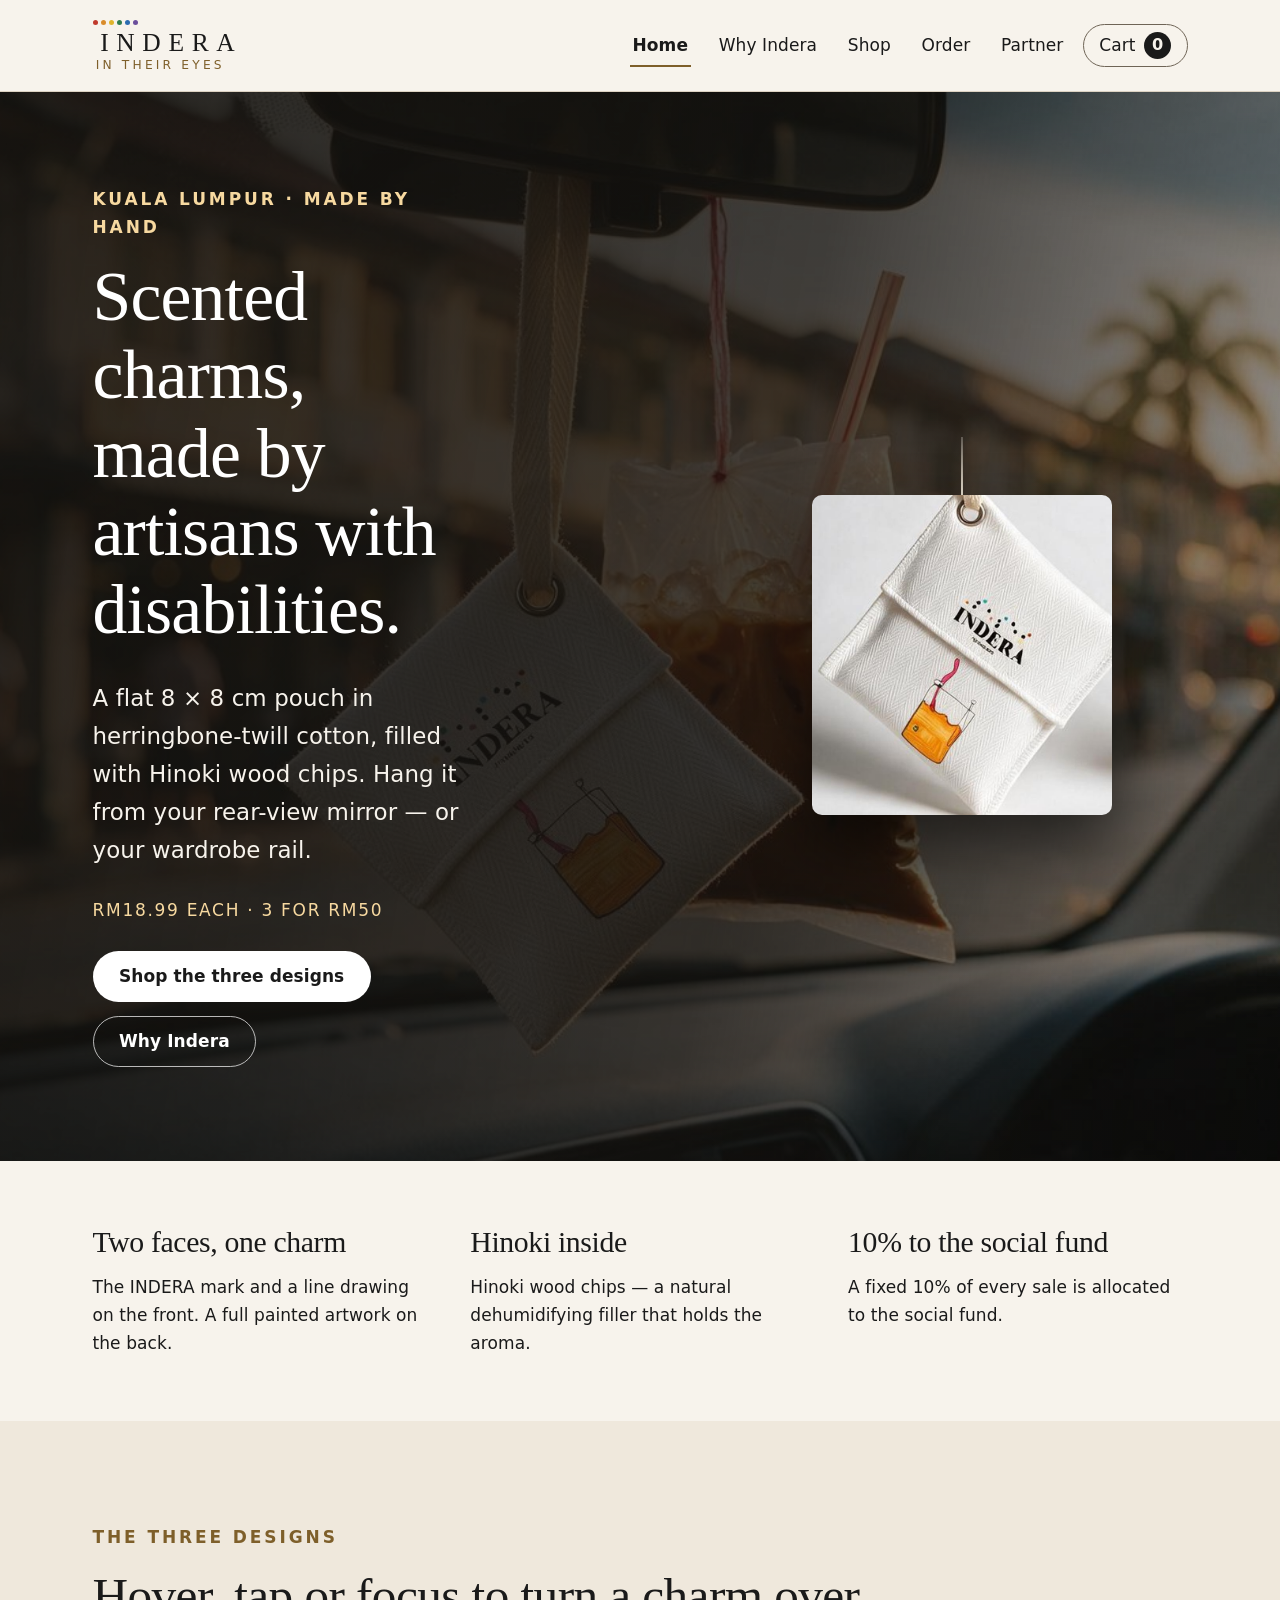
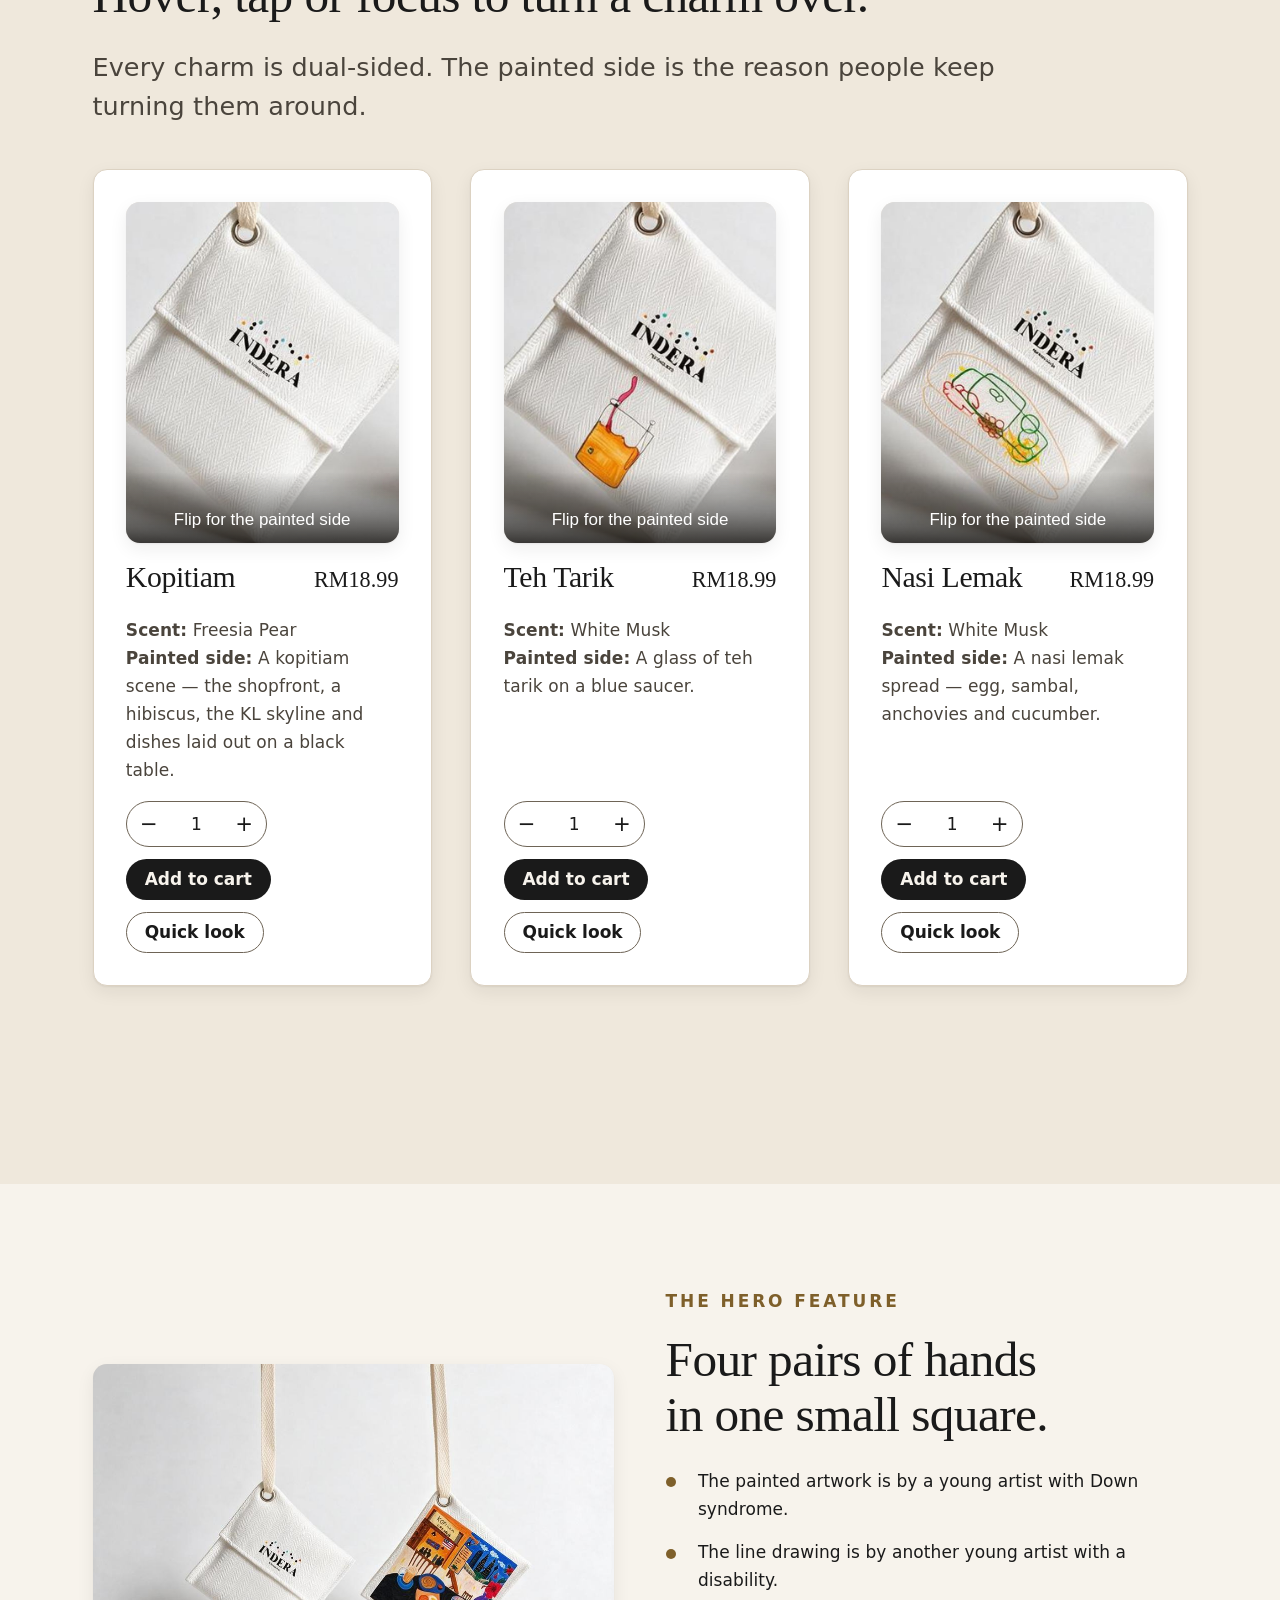
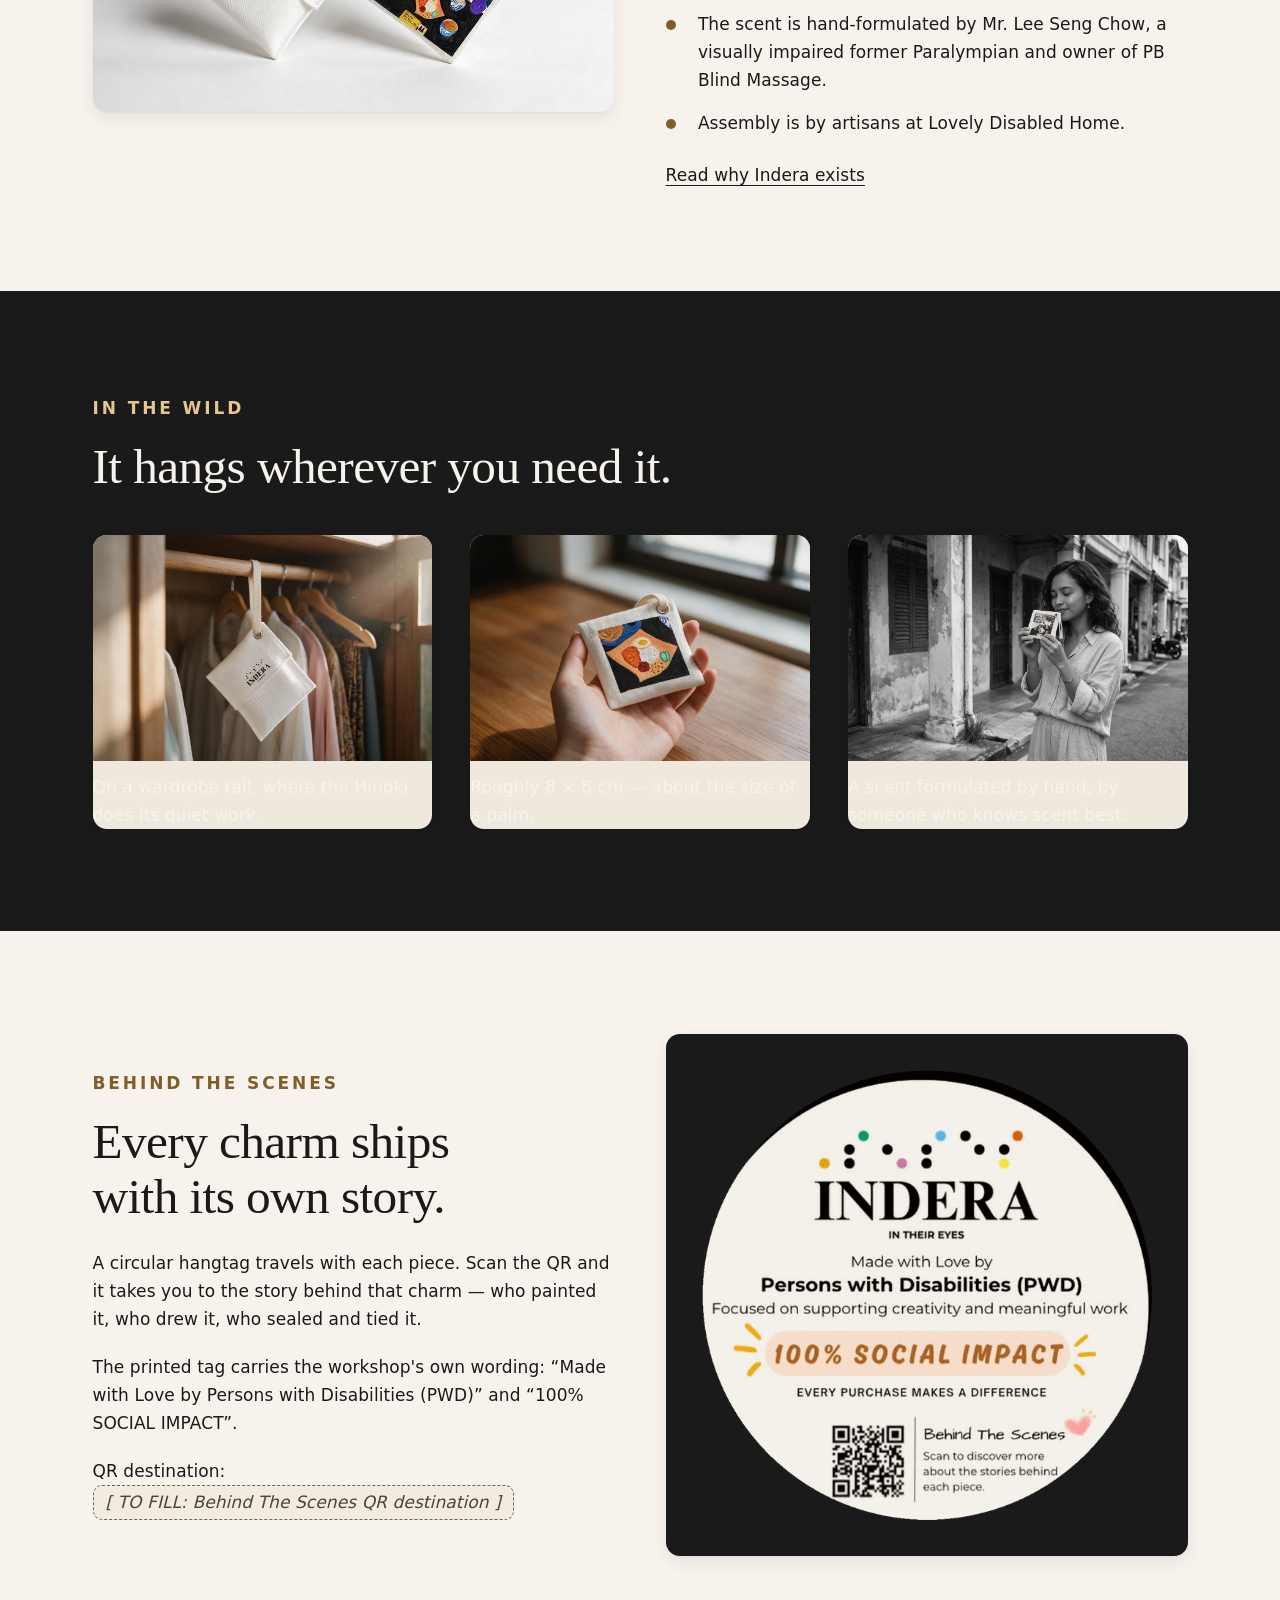
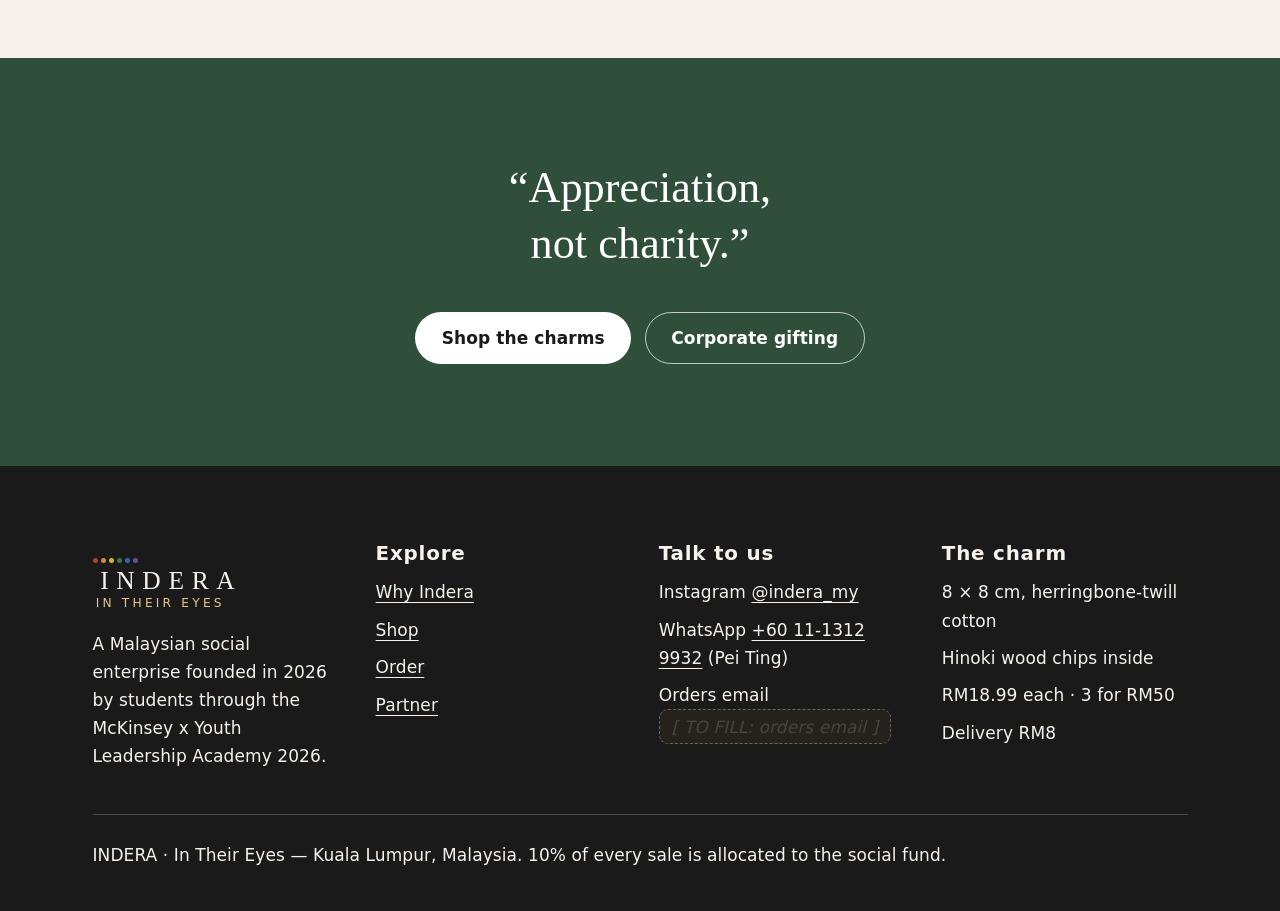
<file: index.html>
<!DOCTYPE html>
<html lang="en-MY" dir="ltr">
<head>
<meta charset="utf-8">
<meta name="viewport" content="width=device-width, initial-scale=1">
<title>INDERA — handcrafted scented charms, made by artisans with disabilities</title>
<meta name="description" content="INDERA makes dual-sided, Hinoki-filled scented charms in Malaysia — painted, drawn, scented and assembled by artisans with disabilities. RM18.99 each, 3 for RM50.">
<meta name="color-scheme" content="light dark">
<link rel="icon" href="assets/favicon.png" type="image/png">
<link rel="stylesheet" href="assets/style.css">
<script>document.documentElement.classList.add('js');</script>
</head>
<body>
  <a class="skip" href="#main">Skip to main content</a>

  <header class="site-header">
    <div class="wrap site-header__bar">
      <a class="wordmark" href="index.html" aria-label="INDERA, in their eyes — home">
          <span class="wordmark__dots" aria-hidden="true"><i style="background:#C0392B"></i><i style="background:#D98C2B"></i><i style="background:#E0B52C"></i><i style="background:#2F7D4F"></i><i style="background:#2B6CB0"></i><i style="background:#6B4E9B"></i></span>
          <span class="wordmark__name">INDERA</span>
          <span class="wordmark__sub">In Their Eyes</span>
        </a>
      <button class="nav-toggle" type="button" aria-expanded="false" aria-controls="site-nav">Menu</button>
      <nav class="nav" id="site-nav" aria-label="Main">
        <ul class="nav__list">
          <li><a class="nav__link" href="index.html" aria-current="page">Home</a></li>
          <li><a class="nav__link" href="story.html">Why Indera</a></li>
          <li><a class="nav__link" href="shop.html">Shop</a></li>
          <li><a class="nav__link" href="order.html">Order</a></li>
          <li><a class="nav__link" href="partner.html">Partner</a></li>
        </ul>
      </nav>
      <a class="cart-link header-cart" href="order.html">
        <span aria-hidden="true">Cart</span>
        <span class="cart-count" id="cart-count" aria-hidden="true">0</span>
        <span class="sr-only" id="cart-label">Cart, 0 charms</span>
      </a>
    </div>
  </header>

  <main id="main">

    <section class="hero" aria-labelledby="hero-title">
      <div class="hero__media">
        <img src="assets/hero-street.jpg" width="1248" height="832" fetchpriority="high" decoding="async"
             alt="A white INDERA charm hanging from a car's rear-view mirror beside a packet of teh tarik, with Penang shophouses in golden evening light through the windscreen.">
      </div>
      <div class="hero__scrim" aria-hidden="true"></div>
      <div class="wrap hero__inner">
        <div class="hero__copy">
          <p class="eyebrow">Kuala Lumpur &middot; Made by hand</p>
          <h1 id="hero-title">Scented charms, made by artisans with disabilities.</h1>
          <p class="hero__sub">A flat 8&nbsp;&times;&nbsp;8&nbsp;cm pouch in herringbone-twill cotton, filled with Hinoki wood chips. Hang it from your rear-view mirror &mdash; or your wardrobe rail.</p>
          <p class="hero__price">RM18.99 each &middot; 3 for RM50</p>
          <div class="btn-row">
            <a class="btn btn--primary" href="shop.html">Shop the three designs</a>
            <a class="btn btn--ghost" href="story.html">Why Indera</a>
          </div>
        </div>
        <div class="hero__charm">
          <div class="hero__cord" aria-hidden="true"></div>
          <img class="hero__charm-img" src="assets/tehtarik-front.jpg" width="760" height="811" decoding="async"
               alt="The Teh Tarik charm hanging by its cotton tape loop, logo face forward.">
        </div>
      </div>
    </section>

    <section class="section--tight" aria-labelledby="facts-title">
      <div class="wrap">
        <h2 id="facts-title" class="sr-only">What a charm is</h2>
        <div class="grid grid--3">
          <div data-reveal data-reveal-group="facts">
            <h3>Two faces, one charm</h3>
            <p>The INDERA mark and a line drawing on the front. A full painted artwork on the back.</p>
          </div>
          <div data-reveal data-reveal-group="facts">
            <h3>Hinoki inside</h3>
            <p>Hinoki wood chips &mdash; a natural dehumidifying filler that holds the aroma.</p>
          </div>
          <div data-reveal data-reveal-group="facts">
            <h3>10% to the social fund</h3>
            <p>A fixed 10% of every sale is allocated to the social fund.</p>
          </div>
        </div>
      </div>
    </section>

    <section class="section--sunk" aria-labelledby="designs-title">
      <div class="wrap">
        <p class="eyebrow" data-reveal>The three designs</p>
        <h2 id="designs-title" data-reveal>Hover, tap or focus to turn a charm over.</h2>
        <p class="lede measure" data-reveal>Every charm is dual-sided. The painted side is the reason people keep turning them around.</p>
        <div class="grid grid--3" style="margin-top:2.6rem">
          <article class="card product" data-product="kopitiam" data-reveal data-reveal-group="shop">
            <div class="product__media">
              <div class="flip">
            <button class="flip__btn" type="button" aria-pressed="false" data-flip-name="the Kopitiam charm">
              <span class="flip__inner">
                <span class="flip__face flip__face--front">
                  <img src="assets/kopitiam-front.jpg" width="760" height="980" loading="lazy" decoding="async" alt="The Kopitiam charm, logo face: a white herringbone-twill pouch carrying the INDERA mark, with a silver eyelet and a natural cotton tape loop.">
                </span>
                <span class="flip__face flip__face--back">
                  <img src="assets/kopitiam-back.jpg" width="760" height="811" loading="lazy" decoding="async" alt="The Kopitiam charm, painted face: a kopitiam scene with the shopfront, a hibiscus, the KL skyline and dishes on a black table.">
                </span>
              </span>
              <span class="flip__hint">Flip for the painted side</span>
            </button>
          </div>
              <p class="product__scent" aria-hidden="true">Scent &mdash; Freesia Pear</p>
            </div>
            <div class="product__head">
              <h3 class="product__name">Kopitiam</h3>
              <p class="product__price">RM18.99</p>
            </div>
            <p class="product__meta"><strong>Scent:</strong> Freesia Pear<br><strong>Painted side:</strong> A kopitiam scene &mdash; the shopfront, a hibiscus, the KL skyline and dishes laid out on a black table.</p>
            <div class="product__actions">
              <div class="stepper">
                <button type="button" data-step="-1" aria-label="Decrease Kopitiam quantity">&minus;</button>
                <input type="number" id="qty-shop-kopitiam" value="1" min="1" max="99" aria-label="Kopitiam quantity">
                <button type="button" data-step="1" aria-label="Increase Kopitiam quantity">+</button>
              </div>
              <button class="btn btn--primary btn--sm" type="button" data-add="kopitiam">Add to cart</button>
              <button class="btn btn--ghost btn--sm" type="button" data-quicklook="kopitiam">Quick look</button>
            </div>
          </article>
          <article class="card product" data-product="tehtarik" data-reveal data-reveal-group="shop">
            <div class="product__media">
              <div class="flip">
            <button class="flip__btn" type="button" aria-pressed="false" data-flip-name="the Teh Tarik charm">
              <span class="flip__inner">
                <span class="flip__face flip__face--front">
                  <img src="assets/tehtarik-front.jpg" width="760" height="811" loading="lazy" decoding="async" alt="The Teh Tarik charm, logo face: the INDERA mark above a fine line drawing of a glass of teh tarik.">
                </span>
                <span class="flip__face flip__face--back">
                  <img src="assets/tehtarik-back.jpg" width="760" height="775" loading="lazy" decoding="async" alt="The Teh Tarik charm, painted face: a glass of teh tarik on a blue saucer.">
                </span>
              </span>
              <span class="flip__hint">Flip for the painted side</span>
            </button>
          </div>
              <p class="product__scent" aria-hidden="true">Scent &mdash; White Musk</p>
            </div>
            <div class="product__head">
              <h3 class="product__name">Teh Tarik</h3>
              <p class="product__price">RM18.99</p>
            </div>
            <p class="product__meta"><strong>Scent:</strong> White Musk<br><strong>Painted side:</strong> A glass of teh tarik on a blue saucer.</p>
            <div class="product__actions">
              <div class="stepper">
                <button type="button" data-step="-1" aria-label="Decrease Teh Tarik quantity">&minus;</button>
                <input type="number" id="qty-shop-tehtarik" value="1" min="1" max="99" aria-label="Teh Tarik quantity">
                <button type="button" data-step="1" aria-label="Increase Teh Tarik quantity">+</button>
              </div>
              <button class="btn btn--primary btn--sm" type="button" data-add="tehtarik">Add to cart</button>
              <button class="btn btn--ghost btn--sm" type="button" data-quicklook="tehtarik">Quick look</button>
            </div>
          </article>
          <article class="card product" data-product="nasilemak" data-reveal data-reveal-group="shop">
            <div class="product__media">
              <div class="flip">
            <button class="flip__btn" type="button" aria-pressed="false" data-flip-name="the Nasi Lemak charm">
              <span class="flip__inner">
                <span class="flip__face flip__face--front">
                  <img src="assets/nasilemak-front.jpg" width="760" height="815" loading="lazy" decoding="async" alt="The Nasi Lemak charm, logo face: the INDERA mark above a coloured line drawing of a nasi lemak plate.">
                </span>
                <span class="flip__face flip__face--back">
                  <img src="assets/nasilemak-back.jpg" width="760" height="779" loading="lazy" decoding="async" alt="The Nasi Lemak charm, painted face: a nasi lemak spread with egg, sambal, anchovies and cucumber.">
                </span>
              </span>
              <span class="flip__hint">Flip for the painted side</span>
            </button>
          </div>
              <p class="product__scent" aria-hidden="true">Scent &mdash; White Musk</p>
            </div>
            <div class="product__head">
              <h3 class="product__name">Nasi Lemak</h3>
              <p class="product__price">RM18.99</p>
            </div>
            <p class="product__meta"><strong>Scent:</strong> White Musk<br><strong>Painted side:</strong> A nasi lemak spread &mdash; egg, sambal, anchovies and cucumber.</p>
            <div class="product__actions">
              <div class="stepper">
                <button type="button" data-step="-1" aria-label="Decrease Nasi Lemak quantity">&minus;</button>
                <input type="number" id="qty-shop-nasilemak" value="1" min="1" max="99" aria-label="Nasi Lemak quantity">
                <button type="button" data-step="1" aria-label="Increase Nasi Lemak quantity">+</button>
              </div>
              <button class="btn btn--primary btn--sm" type="button" data-add="nasilemak">Add to cart</button>
              <button class="btn btn--ghost btn--sm" type="button" data-quicklook="nasilemak">Quick look</button>
            </div>
          </article>
        </div>
        <div class="btn-row" style="margin-top:2.6rem" data-reveal>
          <a class="btn btn--primary" href="shop.html">Shop all three</a>
        </div>
      </div>
    </section>

    <section aria-labelledby="dual-title">
      <div class="wrap split">
        <figure class="shot shot--wide" data-reveal>
          <img src="assets/kopitiam-pair.jpg" width="1040" height="693" loading="lazy" decoding="async"
               alt="Two Kopitiam charms hanging side by side: the logo face on the left, the painted kopitiam scene on the right.">
        </figure>
        <div data-reveal>
          <p class="eyebrow">The hero feature</p>
          <h2 id="dual-title">Four pairs of hands in one small square.</h2>
          <ul class="tick-list">
            <li>The painted artwork is by a young artist with Down syndrome.</li>
            <li>The line drawing is by another young artist with a disability.</li>
            <li>The scent is hand-formulated by Mr.&nbsp;Lee Seng Chow, a visually impaired former Paralympian and owner of PB Blind Massage.</li>
            <li>Assembly is by artisans at Lovely Disabled Home.</li>
          </ul>
          <p style="margin-top:1.4rem"><a href="story.html">Read why Indera exists</a></p>
        </div>
      </div>
    </section>

    <section class="section--dark" aria-labelledby="life-title">
      <div class="wrap">
        <p class="eyebrow" data-reveal>In the wild</p>
        <h2 id="life-title" data-reveal>It hangs wherever you need it.</h2>
        <div class="grid grid--3" style="margin-top:2.4rem">
          <figure class="shot" data-reveal data-reveal-group="life">
            <img src="assets/wardrobe.jpg" width="1100" height="733" loading="lazy" decoding="async"
                 alt="A charm hanging from a wardrobe rail among folded and hanging shirts.">
            <figcaption>On a wardrobe rail, where the Hinoki does its quiet work.</figcaption>
          </figure>
          <figure class="shot" data-reveal data-reveal-group="life">
            <img src="assets/hand-nasilemak.jpg" width="1100" height="733" loading="lazy" decoding="async"
                 alt="A hand holding the Nasi Lemak charm at a sunlit table, showing it is about the size of a palm.">
            <figcaption>Roughly 8 &times; 8 cm &mdash; about the size of a palm.</figcaption>
          </figure>
          <figure class="shot" data-reveal data-reveal-group="life">
            <img src="assets/portrait-street.jpg" width="1100" height="733" loading="lazy" decoding="async"
                 alt="Black-and-white photograph of a woman on a heritage street lifting a charm to smell it.">
            <figcaption>A scent formulated by hand, by someone who knows scent best.</figcaption>
          </figure>
        </div>
      </div>
    </section>

    <section aria-labelledby="tag-title">
      <div class="wrap split">
        <div data-reveal>
          <p class="eyebrow">Behind the scenes</p>
          <h2 id="tag-title">Every charm ships with its own story.</h2>
          <p>A circular hangtag travels with each piece. Scan the QR and it takes you to the story behind that charm &mdash; who painted it, who drew it, who sealed and tied it.</p>
          <p>The printed tag carries the workshop's own wording: &ldquo;Made with Love by Persons with Disabilities (PWD)&rdquo; and &ldquo;100% SOCIAL IMPACT&rdquo;.</p>
          <p>QR destination: <span class="blank">[ TO FILL: Behind The Scenes QR destination ]</span></p>
        </div>
        <figure class="shot" style="background:#1A1A1A;padding:2rem" data-reveal>
          <img src="assets/hangtag-roundel.png" width="620" height="620" loading="lazy" decoding="async"
               alt="The circular INDERA hangtag: the wordmark under a row of coloured Braille-style dots, the line &lsquo;Made with Love by Persons with Disabilities (PWD)&rsquo;, and a Behind The Scenes QR code.">
        </figure>
      </div>
    </section>

    <section class="section--green" aria-labelledby="quote-title">
      <div class="wrap center">
        <h2 id="quote-title" class="sr-only">In the founder's words</h2>
        <blockquote data-reveal>
          <p class="pull pull--center">&ldquo;Appreciation, not charity.&rdquo;</p>
        </blockquote>
        <div class="btn-row" style="justify-content:center;margin-top:2.4rem" data-reveal>
          <a class="btn btn--primary" href="shop.html">Shop the charms</a>
          <a class="btn btn--ghost" href="partner.html">Corporate gifting</a>
        </div>
      </div>
    </section>

  </main>

  <div class="modal" id="quicklook" hidden role="dialog" aria-modal="true" aria-labelledby="quicklook-title">
    <div class="modal__panel">
      <button class="modal__close" type="button" data-close aria-label="Close quick look">&times;</button>
      <div class="modal__grid">
        <figure class="shot">
          <img id="quicklook-img" src="assets/kopitiam-pair.jpg" width="1040" height="693" alt="">
        </figure>
        <div class="stack">
          <h2 id="quicklook-title">Kopitiam</h2>
          <p class="product__meta"><strong>Scent:</strong> <span id="quicklook-scent"></span><br><strong>Painted side:</strong> <span id="quicklook-art"></span></p>
          <p>Both faces, on one charm: the INDERA mark and a line drawing by a young artist with a disability on the front, a full painted artwork by a young artist with Down syndrome on the back. Filled with Hinoki wood chips.</p>
          <p class="product__price">RM18.99 &middot; 3 for RM50</p>
          <div class="product__actions">
            <div class="stepper">
              <button type="button" data-step="-1" aria-label="Decrease quantity">&minus;</button>
              <input type="number" id="quicklook-qty" value="1" min="1" max="99" aria-label="Quantity">
              <button type="button" data-step="1" aria-label="Increase quantity">+</button>
            </div>
            <button class="btn btn--primary btn--sm" type="button" id="quicklook-add" data-add="kopitiam">Add to cart</button>
            <a class="btn btn--ghost btn--sm" href="shop.html" id="quicklook-shop">See it in the shop</a>
          </div>
        </div>
      </div>
    </div>
  </div>

  <footer class="site-footer">
    <div class="wrap">
      <div class="footer-grid">
        <div>
          <a class="wordmark" href="index.html">
          <span class="wordmark__dots" aria-hidden="true"><i style="background:#C0392B"></i><i style="background:#D98C2B"></i><i style="background:#E0B52C"></i><i style="background:#2F7D4F"></i><i style="background:#2B6CB0"></i><i style="background:#6B4E9B"></i></span>
          <span class="wordmark__name">INDERA</span>
          <span class="wordmark__sub">In Their Eyes</span>
        </a>
          <p class="footer-note" style="border:0;margin-top:1.2rem;padding:0;max-width:34ch">A Malaysian social enterprise founded in 2026 by students through the McKinsey&nbsp;x&nbsp;Youth Leadership Academy 2026.</p>
        </div>
        <div>
          <h2>Explore</h2>
          <ul>
          <li><a href="story.html">Why Indera</a></li>
          <li><a href="shop.html">Shop</a></li>
          <li><a href="order.html">Order</a></li>
          <li><a href="partner.html">Partner</a></li>
          </ul>
        </div>
        <div>
          <h2>Talk to us</h2>
          <ul>
            <li>Instagram <a href="https://instagram.com/indera_my">@indera_my</a></li>
            <li>WhatsApp <a href="https://wa.me/601113129932">+60 11-1312 9932</a> (Pei Ting)</li>
            <li>Orders email <span class="blank">[ TO FILL: orders email ]</span></li>
          </ul>
        </div>
        <div>
          <h2>The charm</h2>
          <ul>
            <li>8 &times; 8 cm, herringbone-twill cotton</li>
            <li>Hinoki wood chips inside</li>
            <li>RM18.99 each &middot; 3 for RM50</li>
            <li>Delivery RM8</li>
          </ul>
        </div>
      </div>
      <p class="footer-note">INDERA &middot; In Their Eyes &mdash; Kuala Lumpur, Malaysia. 10% of every sale is allocated to the social fund.</p>
    </div>
  </footer>

  <div class="toast" id="toast" role="status" aria-live="polite"></div>
  <script src="assets/script.js"></script>
</body>
</html>
</file>
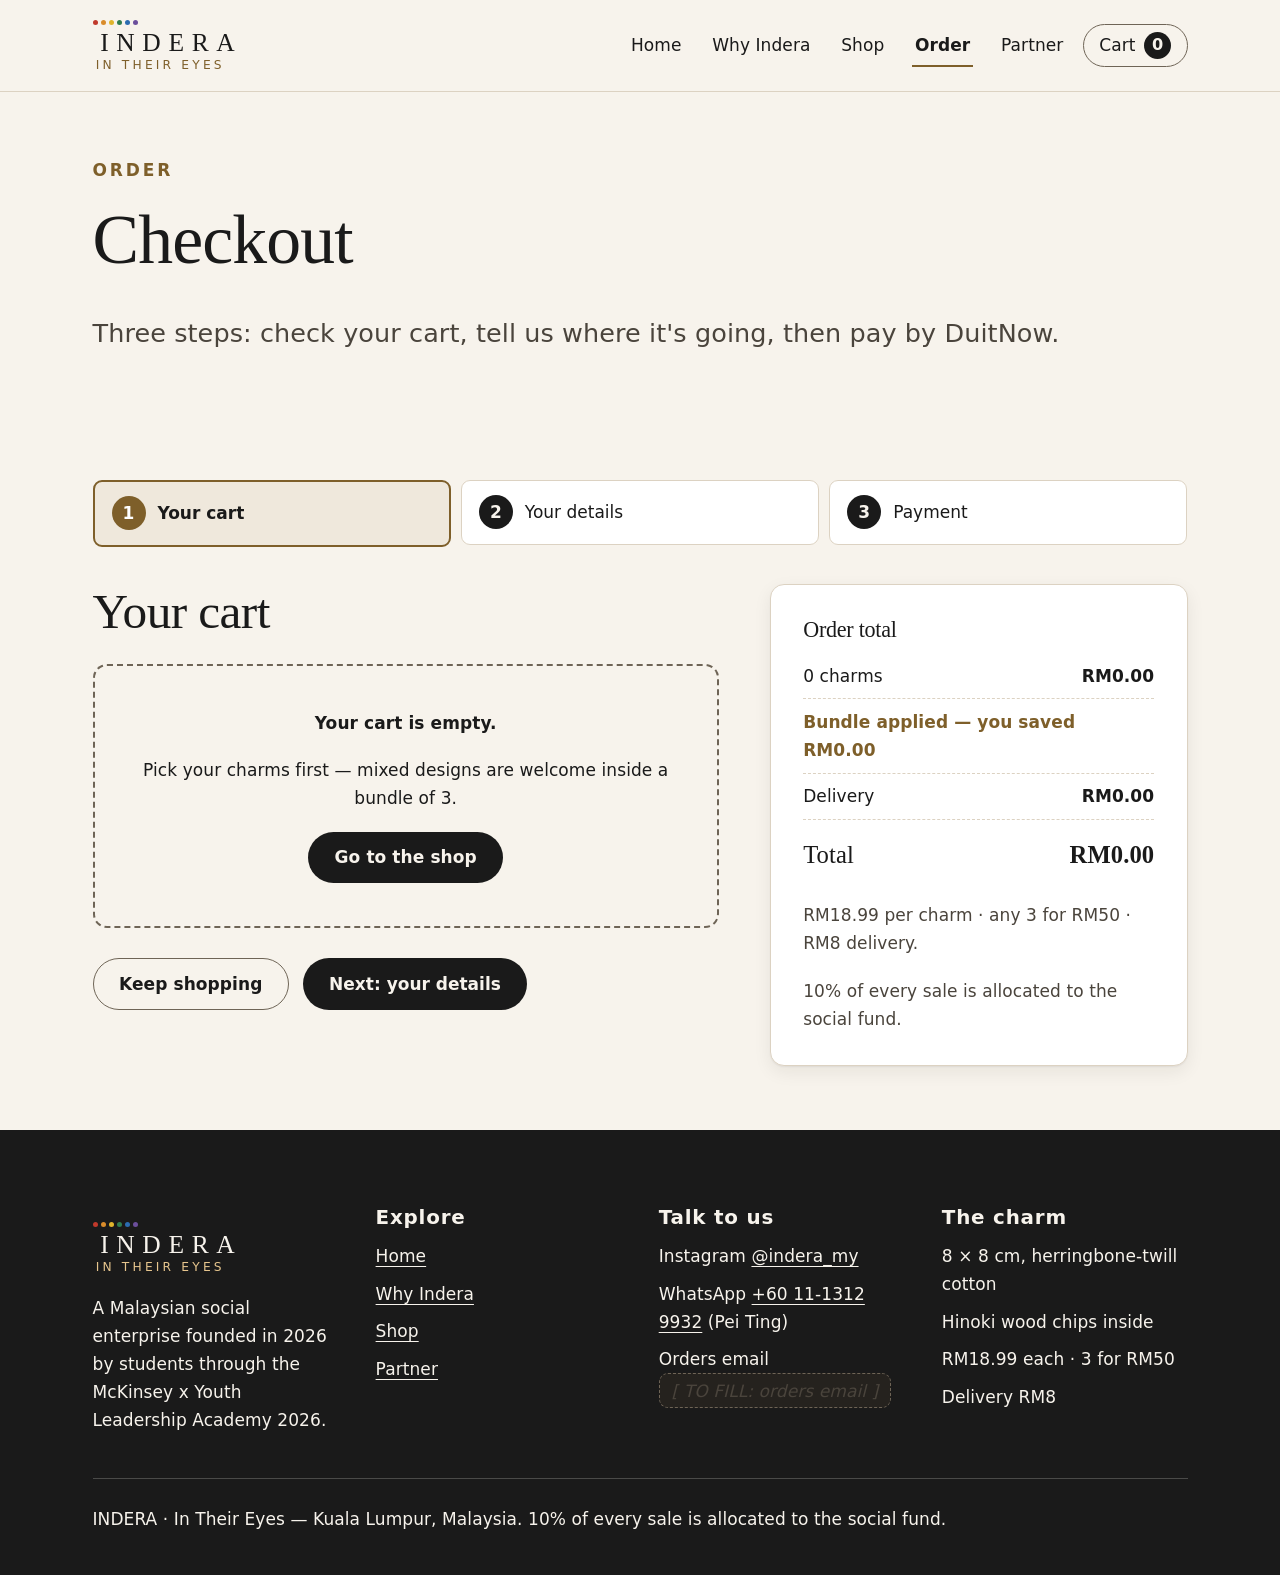
<file: order.html>
<!DOCTYPE html>
<html lang="en-MY" dir="ltr">
<head>
<meta charset="utf-8">
<meta name="viewport" content="width=device-width, initial-scale=1">
<title>Checkout — INDERA</title>
<meta name="description" content="Three-step checkout: your cart, your details, DuitNow payment. Bundle pricing applied automatically.">
<meta name="color-scheme" content="light dark">
<link rel="icon" href="assets/favicon.png" type="image/png">
<link rel="stylesheet" href="assets/style.css">
<script>document.documentElement.classList.add('js');</script>
</head>
<body>
  <a class="skip" href="#main">Skip to main content</a>

  <header class="site-header">
    <div class="wrap site-header__bar">
      <a class="wordmark" href="index.html" aria-label="INDERA, in their eyes — home">
          <span class="wordmark__dots" aria-hidden="true"><i style="background:#C0392B"></i><i style="background:#D98C2B"></i><i style="background:#E0B52C"></i><i style="background:#2F7D4F"></i><i style="background:#2B6CB0"></i><i style="background:#6B4E9B"></i></span>
          <span class="wordmark__name">INDERA</span>
          <span class="wordmark__sub">In Their Eyes</span>
        </a>
      <button class="nav-toggle" type="button" aria-expanded="false" aria-controls="site-nav">Menu</button>
      <nav class="nav" id="site-nav" aria-label="Main">
        <ul class="nav__list">
          <li><a class="nav__link" href="index.html">Home</a></li>
          <li><a class="nav__link" href="story.html">Why Indera</a></li>
          <li><a class="nav__link" href="shop.html">Shop</a></li>
          <li><a class="nav__link" href="order.html" aria-current="page">Order</a></li>
          <li><a class="nav__link" href="partner.html">Partner</a></li>
        </ul>
      </nav>
      <a class="cart-link header-cart" href="order.html">
        <span aria-hidden="true">Cart</span>
        <span class="cart-count" id="cart-count" aria-hidden="true">0</span>
        <span class="sr-only" id="cart-label">Cart, 0 charms</span>
      </a>
    </div>
  </header>

  <main id="main">

    <section class="section--tight" aria-labelledby="order-title">
      <div class="wrap">
        <p class="eyebrow">Order</p>
        <h1 id="order-title">Checkout</h1>
        <p class="lede measure">Three steps: check your cart, tell us where it's going, then pay by DuitNow.</p>
      </div>
    </section>

    <section class="section--tight" id="order-flow" aria-labelledby="steps-title">
      <div class="wrap">
        <h2 id="steps-title" class="sr-only">Checkout steps</h2>
        <p class="sr-only" id="step-live" role="status" aria-live="polite"></p>

        <ol class="steps">
          <li>
            <button class="step-btn" type="button" aria-current="step">
              <span class="step-btn__n">1</span>
              <span>Your cart <span class="step-btn__done"></span></span>
            </button>
          </li>
          <li>
            <button class="step-btn" type="button" aria-current="false">
              <span class="step-btn__n">2</span>
              <span>Your details <span class="step-btn__done"></span></span>
            </button>
          </li>
          <li>
            <button class="step-btn" type="button" aria-current="false">
              <span class="step-btn__n">3</span>
              <span>Payment <span class="step-btn__done"></span></span>
            </button>
          </li>
        </ol>

        <div class="checkout">
          <div>
            <!-- STEP 1 -->
            <div class="step-panel" id="step-1">
              <h2>Your cart</h2>
              <div id="cart-items"></div>
              <div class="notice notice--empty" id="cart-empty" hidden>
                <p><strong>Your cart is empty.</strong></p>
                <p>Pick your charms first &mdash; mixed designs are welcome inside a bundle of 3.</p>
                <a class="btn btn--primary" href="shop.html">Go to the shop</a>
              </div>
              <p class="notice" style="margin-top:1.6rem" data-bundle-hint data-needs-cart hidden></p>
              <div class="btn-row" style="margin-top:1.8rem">
                <a class="btn btn--ghost" href="shop.html">Keep shopping</a>
                <button class="btn btn--primary" type="button" data-goto="2" data-needs-cart hidden>Next: your details</button>
              </div>
            </div>

            <!-- STEP 2 -->
            <div class="step-panel" id="step-2" hidden>
              <h2>Your details</h2>
              <form id="details-form" novalidate>
              <div class="error-summary" id="form-errors" tabindex="-1" role="alert" hidden>
                <h3>Please check these fields</h3>
                <ul id="form-errors-list"></ul>
              </div>
              <div class="field">
                <label for="f-name">Name <span class="req" aria-hidden="true">*</span><span class="sr-only">(required)</span></label>
                <input id="f-name" name="name" type="text" autocomplete="name" required aria-describedby="f-name-err">
                <p class="field__error" aria-live="polite" id="f-name-err">Please enter your name.</p>
              </div>
              <div class="field">
                <label for="f-email">Email address <span class="req" aria-hidden="true">*</span><span class="sr-only">(required)</span></label>
                <span class="hint" id="f-email-hint">We'll send the order confirmation here.</span>
                <input id="f-email" name="email" type="email" autocomplete="email" required aria-describedby="f-email-hint f-email-err">
                <p class="field__error" aria-live="polite" id="f-email-err">Please enter a valid email address, e.g. name@example.com.</p>
              </div>
              <div class="field">
                <label for="f-phone">Contact number <span class="req" aria-hidden="true">*</span><span class="sr-only">(required)</span></label>
                <span class="hint" id="f-phone-hint">For example 60 12-345 6789.</span>
                <input id="f-phone" name="phone" type="tel" inputmode="tel" autocomplete="tel" required aria-describedby="f-phone-hint f-phone-err">
                <p class="field__error" aria-live="polite" id="f-phone-err">Please enter a contact number with at least 9 digits, e.g. 60 12-345 6789.</p>
              </div>
              <div class="field">
                <label for="f-address">Full delivery address <span class="req" aria-hidden="true">*</span><span class="sr-only">(required)</span></label>
                <span class="hint" id="f-address-hint">Street, unit, postcode, city and state.</span>
                <textarea id="f-address" name="address" autocomplete="street-address" required aria-describedby="f-address-hint f-address-err"></textarea>
                <p class="field__error" aria-live="polite" id="f-address-err">Please enter the full delivery address, including postcode and state.</p>
              </div>
              <div class="field">
                <label for="f-message">A message for the artisans <span class="hint" style="display:inline;font-weight:400">(optional)</span></label>
                <span class="hint" id="f-message-hint">It reaches the people who painted, drew, scented and tied your charm.</span>
                <textarea id="f-message" name="message" aria-describedby="f-message-hint"></textarea>
              </div>
              <div class="btn-row">
                <button class="btn btn--ghost" type="button" data-goto="1">Back to cart</button>
                <button class="btn btn--primary" type="submit">Next: payment</button>
              </div>
              </form>
            </div>

            <!-- STEP 3 -->
            <div class="step-panel" id="step-3" hidden>
              <h2>Payment</h2>
              <div class="pay-box">
                <p class="eyebrow" style="margin-bottom:.3rem">Transfer by DuitNow</p>
                <span class="pay-amount" data-total-grand>RM0.00</span>
                <p style="margin-top:.6rem">to account name <strong>Peng Qi Ern</strong>.</p>
                <div class="blank blank--block blank--qr" style="margin-block:1.4rem">[ UPLOAD: DuitNow QR image ]</div>
                <p class="source">Keep your transfer receipt &mdash; you'll send it with the order in the next step. A static page can't receive file uploads, so we ask for it over WhatsApp or email instead.</p>
              </div>

              <h3 style="margin-top:2.4rem">Send us the order</h3>
              <p>Everything below is already filled in. Pick whichever route you prefer, and attach your DuitNow receipt to the message.</p>
              <div class="btn-row">
                <a class="btn btn--primary" id="wa-link" href="https://wa.me/601113129932" target="_blank" rel="noopener">Send on WhatsApp</a>
                <a class="btn btn--brass" id="mail-link" href="mailto:">Send by email</a>
                <button class="btn btn--ghost" type="button" id="copy-summary">Copy order summary</button>
              </div>
              <p class="source" style="margin-top:.9rem">WhatsApp goes to +60 11-1312 9932 (Pei Ting). The email opens in your mail app &mdash; address it to <span class="blank">[ TO FILL: orders email ]</span></p>

              <div class="field" style="margin-top:2rem">
                <label for="order-summary">Your order summary</label>
                <textarea class="summary-out" id="order-summary" rows="18" readonly></textarea>
              </div>

              <div class="card">
                <h3>Prefer the original form?</h3>
                <p>You can send the same details through our order form instead: <span class="blank">[ TO FILL: public Google Form link ]</span></p>
              </div>

              <div class="btn-row" style="margin-top:1.8rem">
                <button class="btn btn--ghost" type="button" data-goto="2">Back to details</button>
              </div>
            </div>
          </div>

          <!-- RUNNING TOTAL -->
          <aside class="card summary-box" aria-labelledby="totals-title">
            <h2 id="totals-title" style="font-size:1.3rem">Order total</h2>
            <ul class="totals">
              <li><span data-total-count>0 charms</span> <b data-total-items>RM0.00</b></li>
              <li data-saving-row hidden><span class="is-saving" data-total-saving>Bundle applied</span> <b></b></li>
              <li><span>Delivery</span> <b data-total-delivery>RM0.00</b></li>
              <li class="is-total"><span>Total</span> <b data-total-grand>RM0.00</b></li>
            </ul>
            <p class="source" style="margin-top:1rem">RM18.99 per charm &middot; any 3 for RM50 &middot; RM8 delivery.</p>
            <p class="source">10% of every sale is allocated to the social fund.</p>
          </aside>
        </div>
      </div>
    </section>

  </main>

  <footer class="site-footer">
    <div class="wrap">
      <div class="footer-grid">
        <div>
          <a class="wordmark" href="index.html">
          <span class="wordmark__dots" aria-hidden="true"><i style="background:#C0392B"></i><i style="background:#D98C2B"></i><i style="background:#E0B52C"></i><i style="background:#2F7D4F"></i><i style="background:#2B6CB0"></i><i style="background:#6B4E9B"></i></span>
          <span class="wordmark__name">INDERA</span>
          <span class="wordmark__sub">In Their Eyes</span>
        </a>
          <p class="footer-note" style="border:0;margin-top:1.2rem;padding:0;max-width:34ch">A Malaysian social enterprise founded in 2026 by students through the McKinsey&nbsp;x&nbsp;Youth Leadership Academy 2026.</p>
        </div>
        <div>
          <h2>Explore</h2>
          <ul>
          <li><a href="index.html">Home</a></li>
          <li><a href="story.html">Why Indera</a></li>
          <li><a href="shop.html">Shop</a></li>
          <li><a href="partner.html">Partner</a></li>
          </ul>
        </div>
        <div>
          <h2>Talk to us</h2>
          <ul>
            <li>Instagram <a href="https://instagram.com/indera_my">@indera_my</a></li>
            <li>WhatsApp <a href="https://wa.me/601113129932">+60 11-1312 9932</a> (Pei Ting)</li>
            <li>Orders email <span class="blank">[ TO FILL: orders email ]</span></li>
          </ul>
        </div>
        <div>
          <h2>The charm</h2>
          <ul>
            <li>8 &times; 8 cm, herringbone-twill cotton</li>
            <li>Hinoki wood chips inside</li>
            <li>RM18.99 each &middot; 3 for RM50</li>
            <li>Delivery RM8</li>
          </ul>
        </div>
      </div>
      <p class="footer-note">INDERA &middot; In Their Eyes &mdash; Kuala Lumpur, Malaysia. 10% of every sale is allocated to the social fund.</p>
    </div>
  </footer>

  <div class="toast" id="toast" role="status" aria-live="polite"></div>
  <script src="assets/script.js"></script>
</body>
</html>
</file>
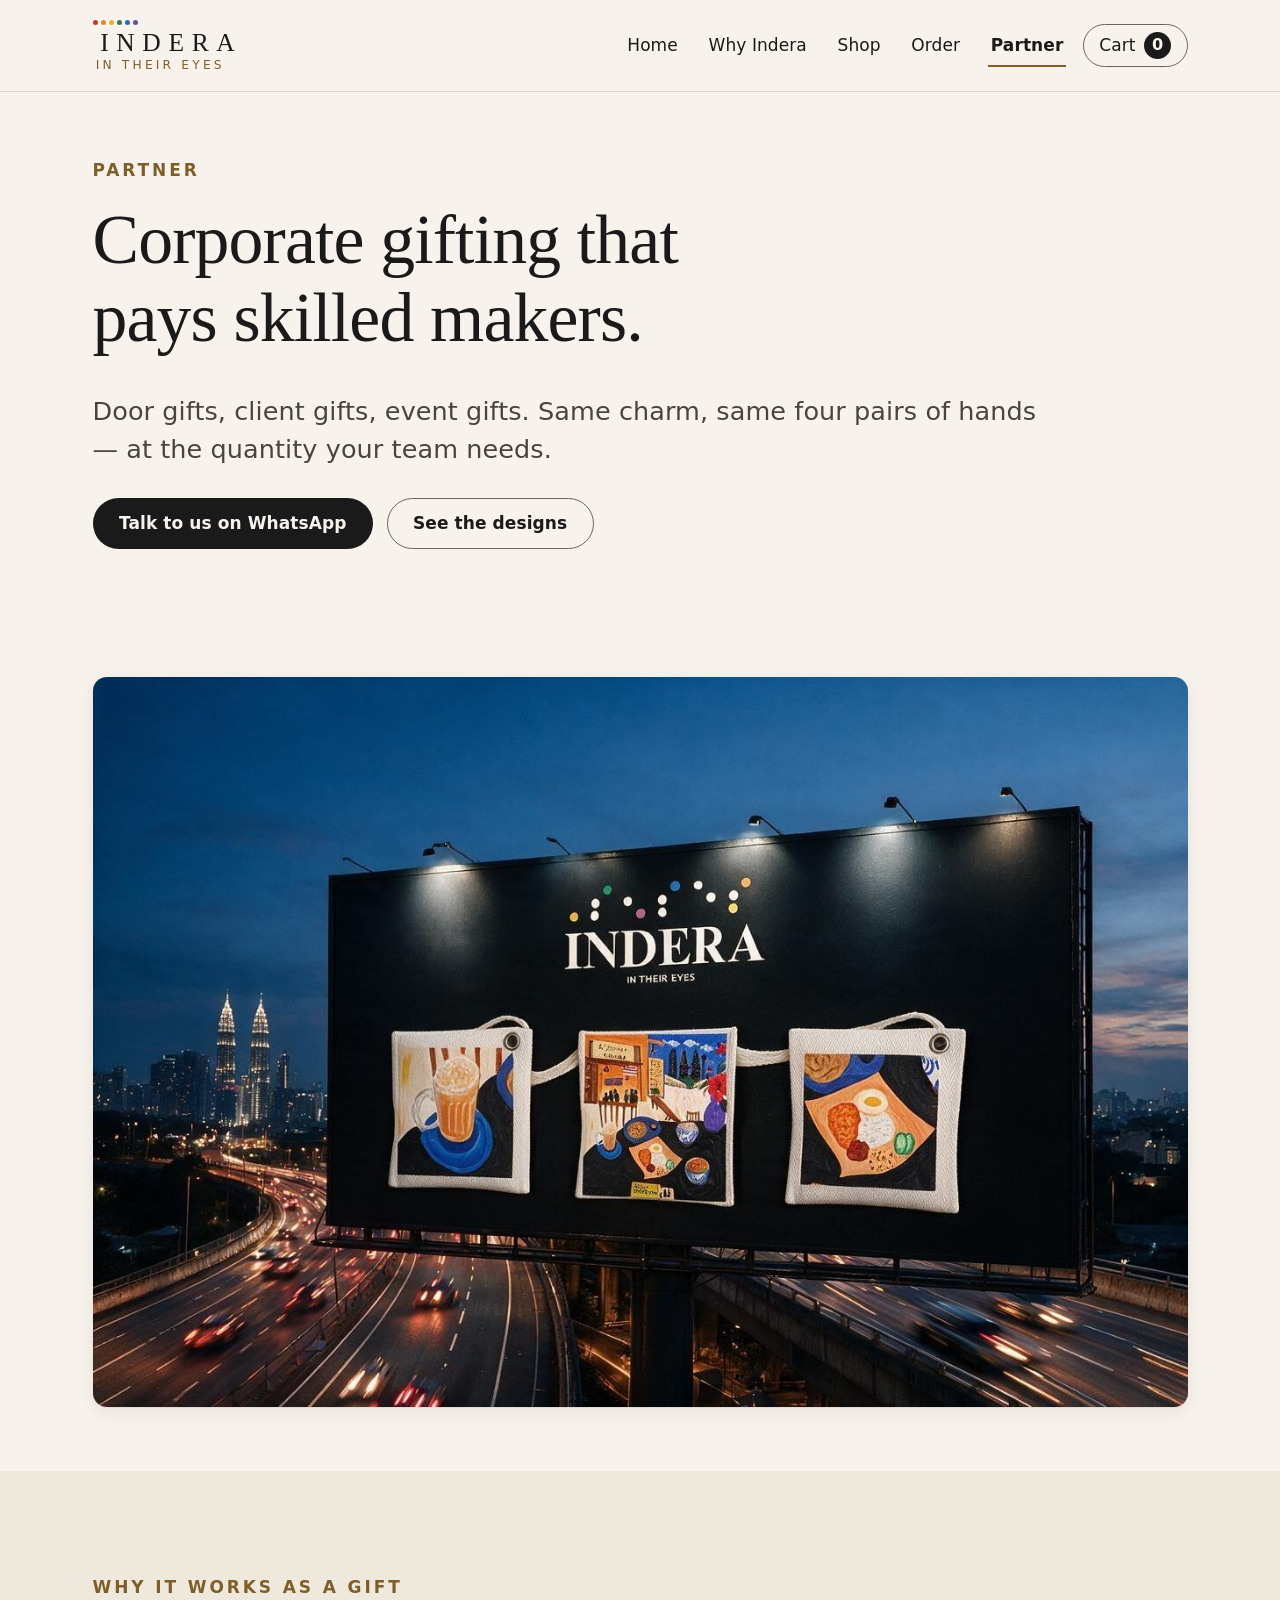
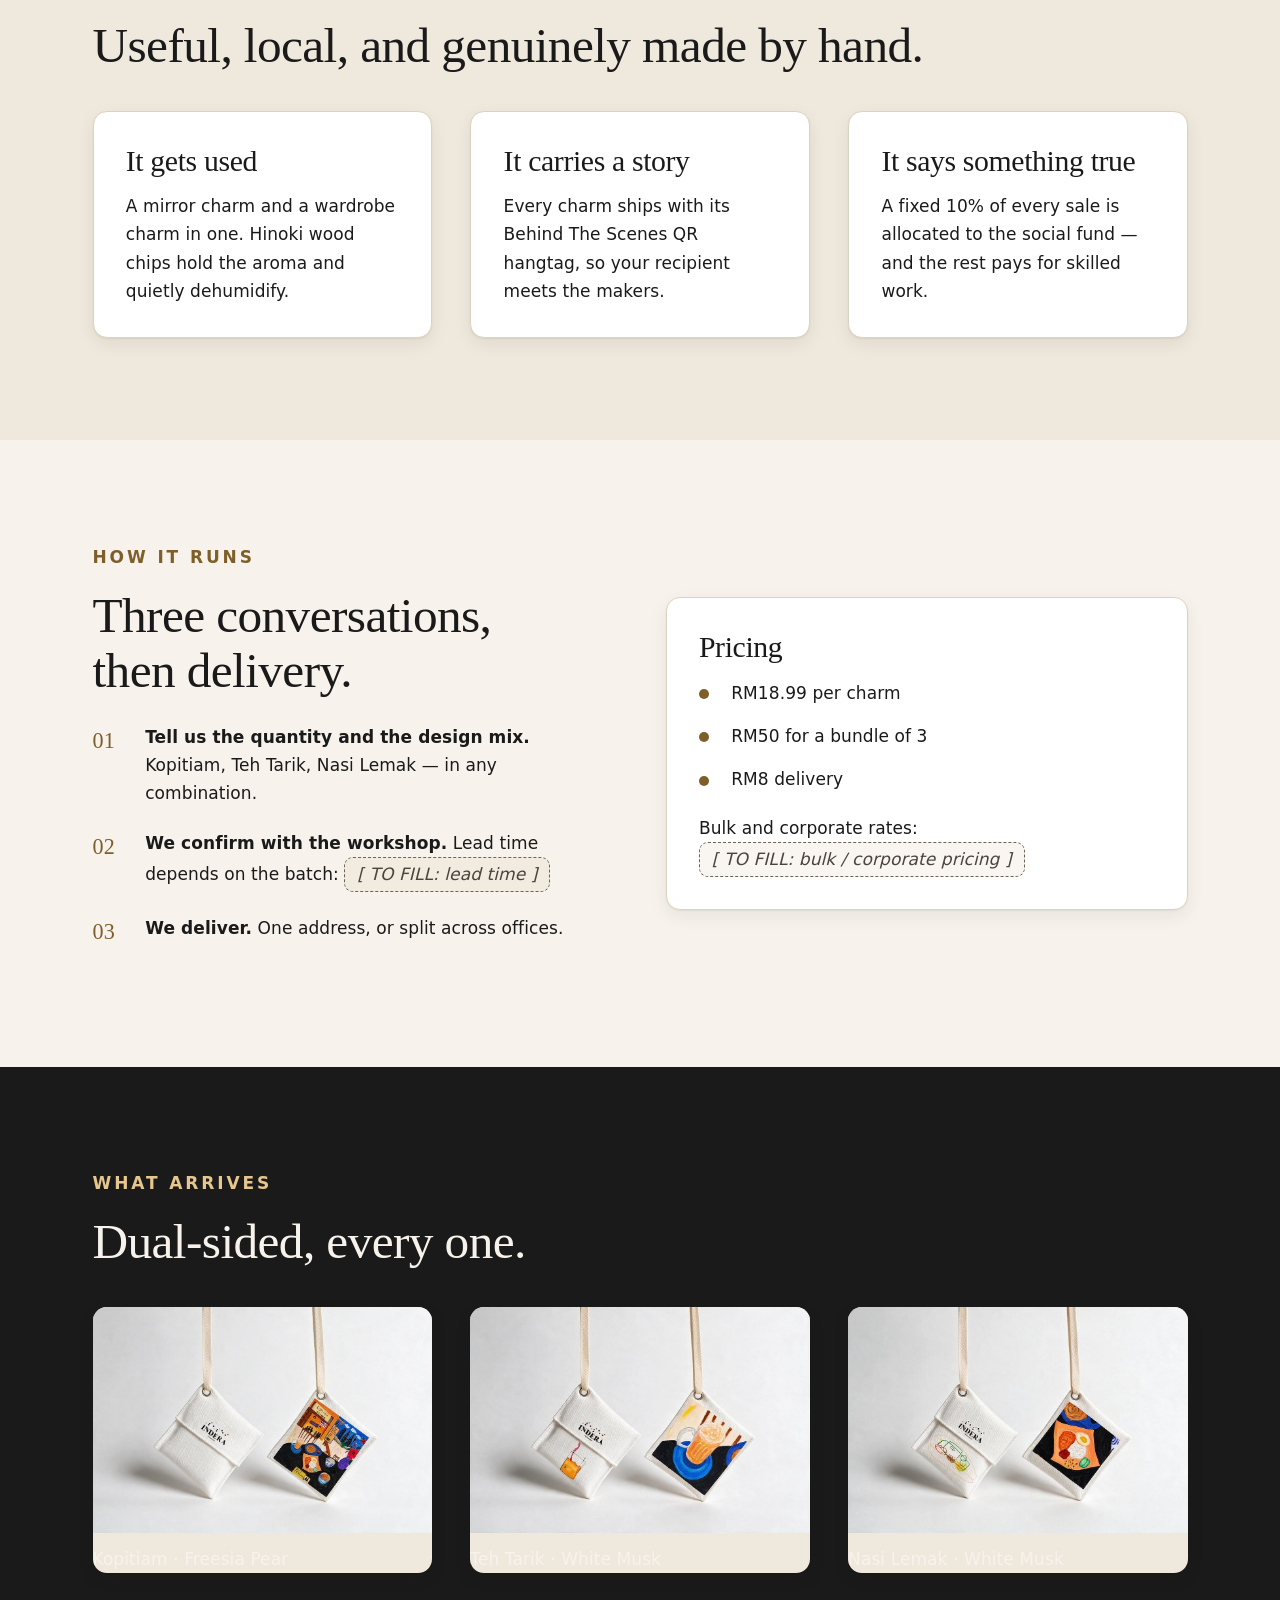
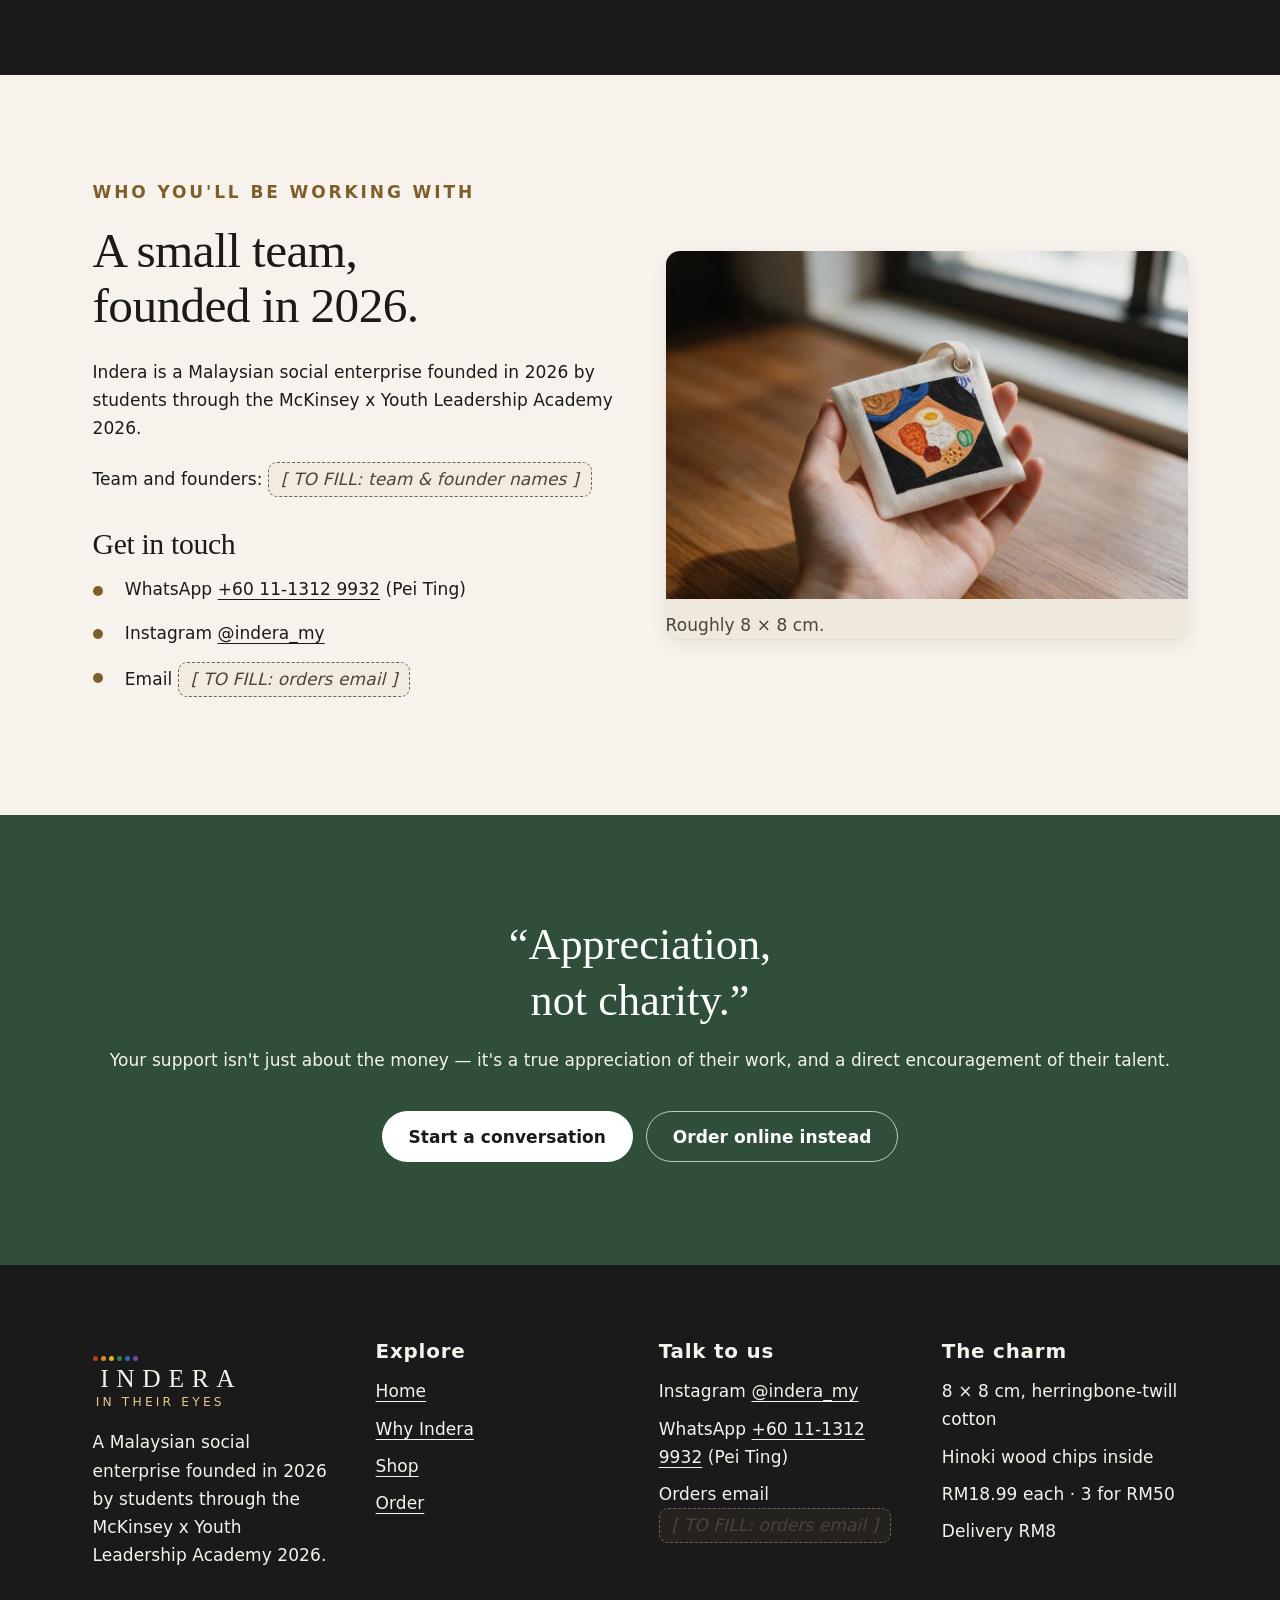
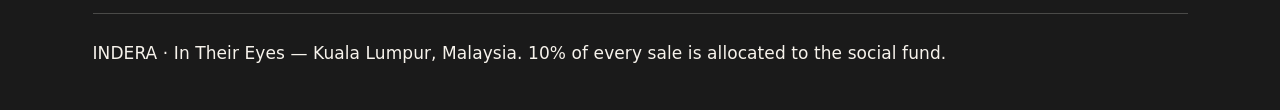
<file: partner.html>
<!DOCTYPE html>
<html lang="en-MY" dir="ltr">
<head>
<meta charset="utf-8">
<meta name="viewport" content="width=device-width, initial-scale=1">
<title>Corporate gifting & partnership — INDERA</title>
<meta name="description" content="Door gifts, client gifts and event gifts made by artisans with disabilities in Malaysia. Talk to us about quantities and lead time.">
<meta name="color-scheme" content="light dark">
<link rel="icon" href="assets/favicon.png" type="image/png">
<link rel="stylesheet" href="assets/style.css">
<script>document.documentElement.classList.add('js');</script>
</head>
<body>
  <a class="skip" href="#main">Skip to main content</a>

  <header class="site-header">
    <div class="wrap site-header__bar">
      <a class="wordmark" href="index.html" aria-label="INDERA, in their eyes — home">
          <span class="wordmark__dots" aria-hidden="true"><i style="background:#C0392B"></i><i style="background:#D98C2B"></i><i style="background:#E0B52C"></i><i style="background:#2F7D4F"></i><i style="background:#2B6CB0"></i><i style="background:#6B4E9B"></i></span>
          <span class="wordmark__name">INDERA</span>
          <span class="wordmark__sub">In Their Eyes</span>
        </a>
      <button class="nav-toggle" type="button" aria-expanded="false" aria-controls="site-nav">Menu</button>
      <nav class="nav" id="site-nav" aria-label="Main">
        <ul class="nav__list">
          <li><a class="nav__link" href="index.html">Home</a></li>
          <li><a class="nav__link" href="story.html">Why Indera</a></li>
          <li><a class="nav__link" href="shop.html">Shop</a></li>
          <li><a class="nav__link" href="order.html">Order</a></li>
          <li><a class="nav__link" href="partner.html" aria-current="page">Partner</a></li>
        </ul>
      </nav>
      <a class="cart-link header-cart" href="order.html">
        <span aria-hidden="true">Cart</span>
        <span class="cart-count" id="cart-count" aria-hidden="true">0</span>
        <span class="sr-only" id="cart-label">Cart, 0 charms</span>
      </a>
    </div>
  </header>

  <main id="main">

    <section class="section--tight" aria-labelledby="partner-title">
      <div class="wrap">
        <p class="eyebrow">Partner</p>
        <h1 id="partner-title">Corporate gifting that pays skilled makers.</h1>
        <p class="lede measure">Door gifts, client gifts, event gifts. Same charm, same four pairs of hands &mdash; at the quantity your team needs.</p>
        <div class="btn-row" style="margin-top:1.6rem">
          <a class="btn btn--primary" href="https://wa.me/601113129932" target="_blank" rel="noopener">Talk to us on WhatsApp</a>
          <a class="btn btn--ghost" href="shop.html">See the designs</a>
        </div>
      </div>
    </section>

    <section class="section--tight">
      <div class="wrap">
        <figure class="shot shot--wide" data-reveal>
          <img src="assets/billboard-kl.jpg" width="1248" height="832" loading="lazy" decoding="async"
               alt="A night billboard above a Kuala Lumpur highway showing the three INDERA charms beside the INDERA wordmark.">
        </figure>
      </div>
    </section>

    <section class="section--sunk" aria-labelledby="gift-title">
      <div class="wrap">
        <p class="eyebrow" data-reveal>Why it works as a gift</p>
        <h2 id="gift-title" data-reveal>Useful, local, and genuinely made by hand.</h2>
        <div class="grid grid--3" style="margin-top:2.2rem">
          <div class="card" data-reveal data-reveal-group="gift">
            <h3>It gets used</h3>
            <p>A mirror charm and a wardrobe charm in one. Hinoki wood chips hold the aroma and quietly dehumidify.</p>
          </div>
          <div class="card" data-reveal data-reveal-group="gift">
            <h3>It carries a story</h3>
            <p>Every charm ships with its Behind The Scenes QR hangtag, so your recipient meets the makers.</p>
          </div>
          <div class="card" data-reveal data-reveal-group="gift">
            <h3>It says something true</h3>
            <p>A fixed 10% of every sale is allocated to the social fund &mdash; and the rest pays for skilled work.</p>
          </div>
        </div>
      </div>
    </section>

    <section aria-labelledby="how-title">
      <div class="wrap split">
        <div data-reveal>
          <p class="eyebrow">How it runs</p>
          <h2 id="how-title">Three conversations, then delivery.</h2>
          <ol class="num-list">
            <li><strong>Tell us the quantity and the design mix.</strong> Kopitiam, Teh Tarik, Nasi Lemak &mdash; in any combination.</li>
            <li><strong>We confirm with the workshop.</strong> Lead time depends on the batch: <span class="blank">[ TO FILL: lead time ]</span></li>
            <li><strong>We deliver.</strong> One address, or split across offices.</li>
          </ol>
        </div>
        <div class="card" data-reveal>
          <h3>Pricing</h3>
          <ul class="tick-list">
            <li>RM18.99 per charm</li>
            <li>RM50 for a bundle of 3</li>
            <li>RM8 delivery</li>
          </ul>
          <p style="margin-top:1.2rem">Bulk and corporate rates: <span class="blank">[ TO FILL: bulk / corporate pricing ]</span></p>
        </div>
      </div>
    </section>

    <section class="section--dark" aria-labelledby="pair-title">
      <div class="wrap">
        <p class="eyebrow" data-reveal>What arrives</p>
        <h2 id="pair-title" data-reveal>Dual-sided, every one.</h2>
        <div class="grid grid--3" style="margin-top:2.2rem">
          <figure class="shot" data-reveal data-reveal-group="pair">
            <img src="assets/kopitiam-pair.jpg" width="1040" height="693" loading="lazy" decoding="async"
                 alt="The Kopitiam charm shown from both sides: the INDERA logo face and the painted kopitiam scene.">
            <figcaption>Kopitiam &middot; Freesia Pear</figcaption>
          </figure>
          <figure class="shot" data-reveal data-reveal-group="pair">
            <img src="assets/tehtarik-pair.jpg" width="1040" height="693" loading="lazy" decoding="async"
                 alt="The Teh Tarik charm shown from both sides: the INDERA logo face and the painted glass of teh tarik on a blue saucer.">
            <figcaption>Teh Tarik &middot; White Musk</figcaption>
          </figure>
          <figure class="shot" data-reveal data-reveal-group="pair">
            <img src="assets/nasilemak-pair.jpg" width="1040" height="693" loading="lazy" decoding="async"
                 alt="The Nasi Lemak charm shown from both sides: the INDERA logo face and the painted nasi lemak spread.">
            <figcaption>Nasi Lemak &middot; White Musk</figcaption>
          </figure>
        </div>
      </div>
    </section>

    <section aria-labelledby="who-title">
      <div class="wrap split">
        <div data-reveal>
          <p class="eyebrow">Who you'll be working with</p>
          <h2 id="who-title">A small team, founded in 2026.</h2>
          <p>Indera is a Malaysian social enterprise founded in 2026 by students through the McKinsey&nbsp;x&nbsp;Youth Leadership Academy 2026.</p>
          <p>Team and founders: <span class="blank">[ TO FILL: team &amp; founder names ]</span></p>
          <h3 style="margin-top:1.8rem">Get in touch</h3>
          <ul class="tick-list">
            <li>WhatsApp <a href="https://wa.me/601113129932">+60 11-1312 9932</a> (Pei Ting)</li>
            <li>Instagram <a href="https://instagram.com/indera_my">@indera_my</a></li>
            <li>Email <span class="blank">[ TO FILL: orders email ]</span></li>
          </ul>
        </div>
        <figure class="shot shot--wide" data-reveal>
          <img src="assets/hand-nasilemak.jpg" width="1100" height="733" loading="lazy" decoding="async"
               alt="A hand holding the Nasi Lemak charm at a sunlit table, showing its true scale.">
          <figcaption>Roughly 8 &times; 8 cm.</figcaption>
        </figure>
      </div>
    </section>

    <section class="section--green" aria-labelledby="partner-quote">
      <div class="wrap center">
        <h2 id="partner-quote" class="sr-only">In the founder's words</h2>
        <blockquote data-reveal>
          <p class="pull pull--center">&ldquo;Appreciation, not charity.&rdquo;</p>
          <cite>Your support isn't just about the money &mdash; it's a true appreciation of their work, and a direct encouragement of their talent.</cite>
        </blockquote>
        <div class="btn-row" style="justify-content:center;margin-top:2.2rem" data-reveal>
          <a class="btn btn--primary" href="https://wa.me/601113129932" target="_blank" rel="noopener">Start a conversation</a>
          <a class="btn btn--ghost" href="order.html">Order online instead</a>
        </div>
      </div>
    </section>

  </main>

  <footer class="site-footer">
    <div class="wrap">
      <div class="footer-grid">
        <div>
          <a class="wordmark" href="index.html">
          <span class="wordmark__dots" aria-hidden="true"><i style="background:#C0392B"></i><i style="background:#D98C2B"></i><i style="background:#E0B52C"></i><i style="background:#2F7D4F"></i><i style="background:#2B6CB0"></i><i style="background:#6B4E9B"></i></span>
          <span class="wordmark__name">INDERA</span>
          <span class="wordmark__sub">In Their Eyes</span>
        </a>
          <p class="footer-note" style="border:0;margin-top:1.2rem;padding:0;max-width:34ch">A Malaysian social enterprise founded in 2026 by students through the McKinsey&nbsp;x&nbsp;Youth Leadership Academy 2026.</p>
        </div>
        <div>
          <h2>Explore</h2>
          <ul>
          <li><a href="index.html">Home</a></li>
          <li><a href="story.html">Why Indera</a></li>
          <li><a href="shop.html">Shop</a></li>
          <li><a href="order.html">Order</a></li>
          </ul>
        </div>
        <div>
          <h2>Talk to us</h2>
          <ul>
            <li>Instagram <a href="https://instagram.com/indera_my">@indera_my</a></li>
            <li>WhatsApp <a href="https://wa.me/601113129932">+60 11-1312 9932</a> (Pei Ting)</li>
            <li>Orders email <span class="blank">[ TO FILL: orders email ]</span></li>
          </ul>
        </div>
        <div>
          <h2>The charm</h2>
          <ul>
            <li>8 &times; 8 cm, herringbone-twill cotton</li>
            <li>Hinoki wood chips inside</li>
            <li>RM18.99 each &middot; 3 for RM50</li>
            <li>Delivery RM8</li>
          </ul>
        </div>
      </div>
      <p class="footer-note">INDERA &middot; In Their Eyes &mdash; Kuala Lumpur, Malaysia. 10% of every sale is allocated to the social fund.</p>
    </div>
  </footer>

  <div class="toast" id="toast" role="status" aria-live="polite"></div>
  <script src="assets/script.js"></script>
</body>
</html>
</file>
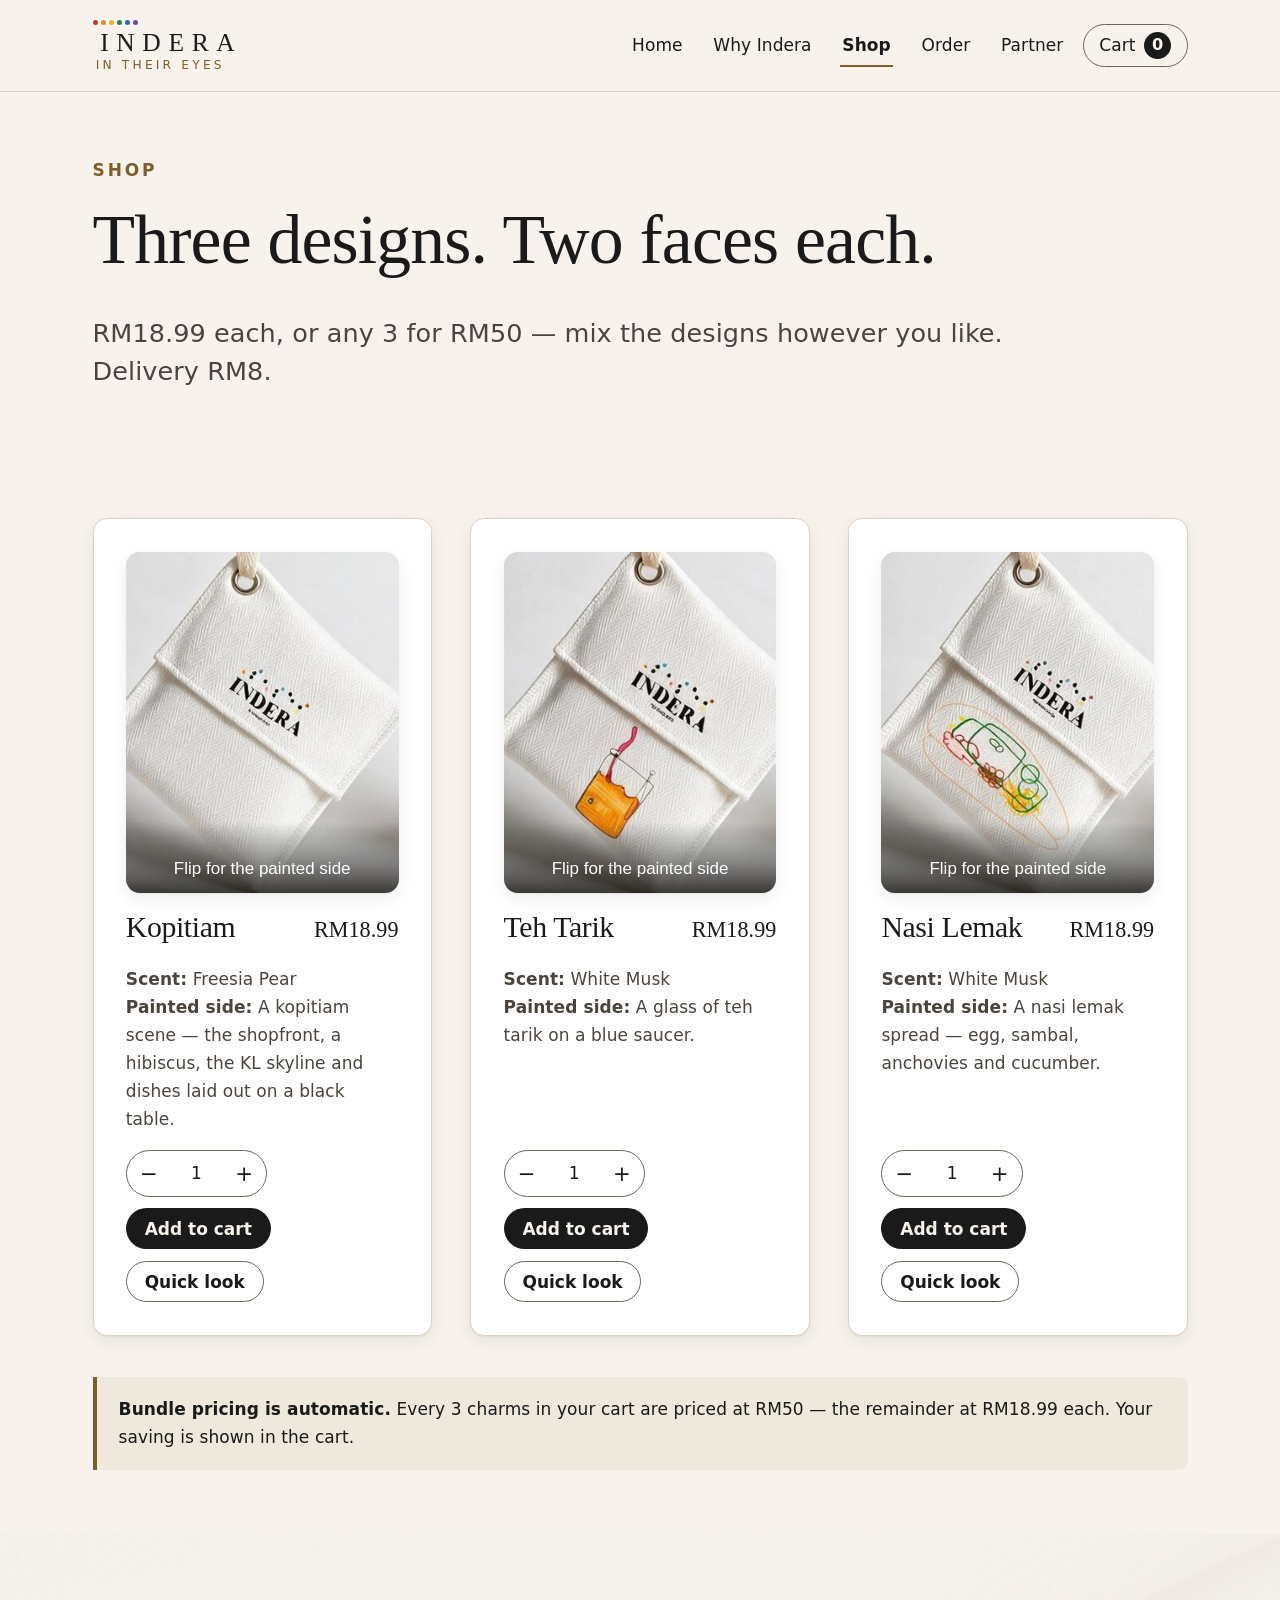
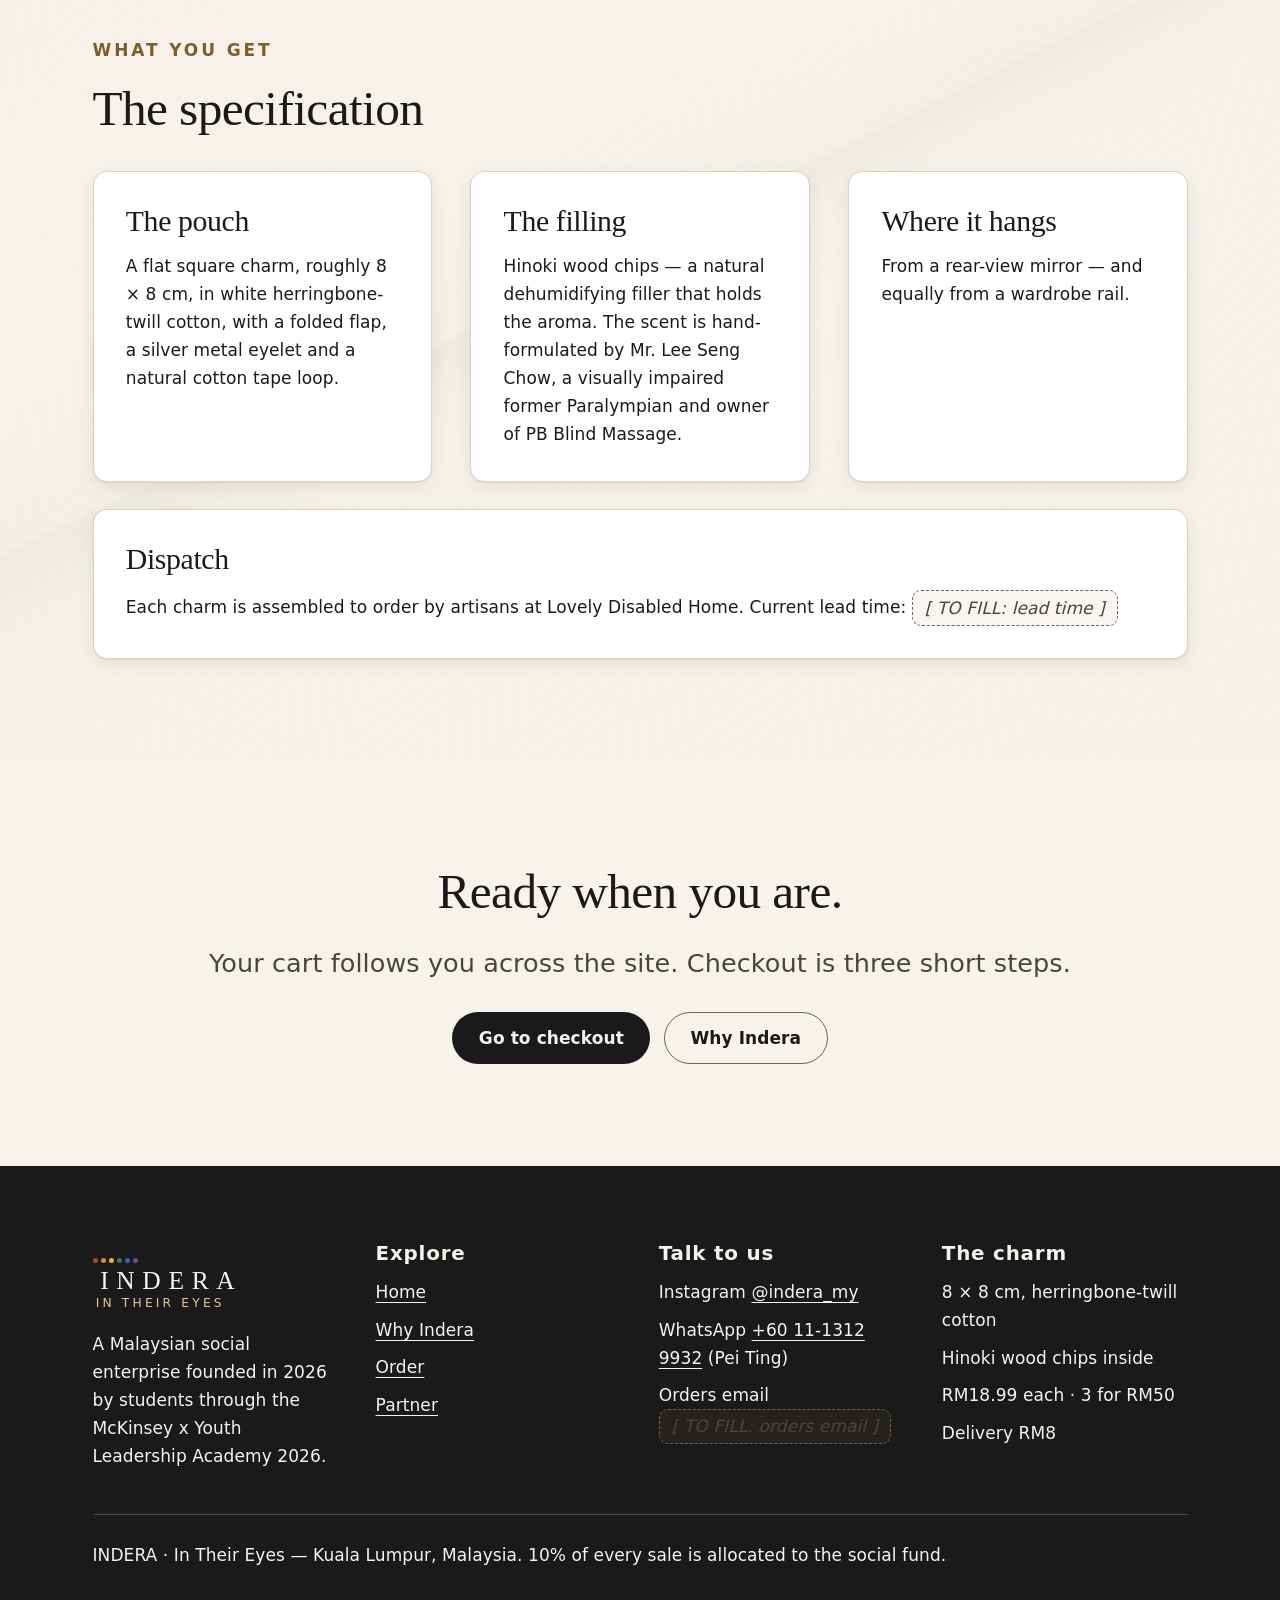
<file: shop.html>
<!DOCTYPE html>
<html lang="en-MY" dir="ltr">
<head>
<meta charset="utf-8">
<meta name="viewport" content="width=device-width, initial-scale=1">
<title>Shop the three charms — INDERA</title>
<meta name="description" content="Kopitiam, Teh Tarik and Nasi Lemak scented charms. Dual-sided, 8 × 8 cm, Hinoki-filled. RM18.99 each or any 3 for RM50.">
<meta name="color-scheme" content="light dark">
<link rel="icon" href="assets/favicon.png" type="image/png">
<link rel="stylesheet" href="assets/style.css">
<script>document.documentElement.classList.add('js');</script>
</head>
<body>
  <a class="skip" href="#main">Skip to main content</a>

  <header class="site-header">
    <div class="wrap site-header__bar">
      <a class="wordmark" href="index.html" aria-label="INDERA, in their eyes — home">
          <span class="wordmark__dots" aria-hidden="true"><i style="background:#C0392B"></i><i style="background:#D98C2B"></i><i style="background:#E0B52C"></i><i style="background:#2F7D4F"></i><i style="background:#2B6CB0"></i><i style="background:#6B4E9B"></i></span>
          <span class="wordmark__name">INDERA</span>
          <span class="wordmark__sub">In Their Eyes</span>
        </a>
      <button class="nav-toggle" type="button" aria-expanded="false" aria-controls="site-nav">Menu</button>
      <nav class="nav" id="site-nav" aria-label="Main">
        <ul class="nav__list">
          <li><a class="nav__link" href="index.html">Home</a></li>
          <li><a class="nav__link" href="story.html">Why Indera</a></li>
          <li><a class="nav__link" href="shop.html" aria-current="page">Shop</a></li>
          <li><a class="nav__link" href="order.html">Order</a></li>
          <li><a class="nav__link" href="partner.html">Partner</a></li>
        </ul>
      </nav>
      <a class="cart-link header-cart" href="order.html">
        <span aria-hidden="true">Cart</span>
        <span class="cart-count" id="cart-count" aria-hidden="true">0</span>
        <span class="sr-only" id="cart-label">Cart, 0 charms</span>
      </a>
    </div>
  </header>

  <main id="main">

    <section class="section--tight" aria-labelledby="shop-title">
      <div class="wrap">
        <p class="eyebrow">Shop</p>
        <h1 id="shop-title">Three designs. Two faces each.</h1>
        <p class="lede measure">RM18.99 each, or any 3 for RM50 &mdash; mix the designs however you like. Delivery RM8.</p>
      </div>
    </section>

    <section class="section--tight" aria-labelledby="charms-title">
      <div class="wrap">
        <h2 id="charms-title" class="sr-only">The charms</h2>
        <div class="grid grid--3">
          <article class="card product" data-product="kopitiam" data-reveal data-reveal-group="shop">
            <div class="product__media">
              <div class="flip">
            <button class="flip__btn" type="button" aria-pressed="false" data-flip-name="the Kopitiam charm">
              <span class="flip__inner">
                <span class="flip__face flip__face--front">
                  <img src="assets/kopitiam-front.jpg" width="760" height="980" loading="lazy" decoding="async" alt="The Kopitiam charm, logo face: a white herringbone-twill pouch carrying the INDERA mark, with a silver eyelet and a natural cotton tape loop.">
                </span>
                <span class="flip__face flip__face--back">
                  <img src="assets/kopitiam-back.jpg" width="760" height="811" loading="lazy" decoding="async" alt="The Kopitiam charm, painted face: a kopitiam scene with the shopfront, a hibiscus, the KL skyline and dishes on a black table.">
                </span>
              </span>
              <span class="flip__hint">Flip for the painted side</span>
            </button>
          </div>
              <p class="product__scent" aria-hidden="true">Scent &mdash; Freesia Pear</p>
            </div>
            <div class="product__head">
              <h3 class="product__name">Kopitiam</h3>
              <p class="product__price">RM18.99</p>
            </div>
            <p class="product__meta"><strong>Scent:</strong> Freesia Pear<br><strong>Painted side:</strong> A kopitiam scene &mdash; the shopfront, a hibiscus, the KL skyline and dishes laid out on a black table.</p>
            <div class="product__actions">
              <div class="stepper">
                <button type="button" data-step="-1" aria-label="Decrease Kopitiam quantity">&minus;</button>
                <input type="number" id="qty-shop-kopitiam" value="1" min="1" max="99" aria-label="Kopitiam quantity">
                <button type="button" data-step="1" aria-label="Increase Kopitiam quantity">+</button>
              </div>
              <button class="btn btn--primary btn--sm" type="button" data-add="kopitiam">Add to cart</button>
              <button class="btn btn--ghost btn--sm" type="button" data-quicklook="kopitiam">Quick look</button>
            </div>
          </article>
          <article class="card product" data-product="tehtarik" data-reveal data-reveal-group="shop">
            <div class="product__media">
              <div class="flip">
            <button class="flip__btn" type="button" aria-pressed="false" data-flip-name="the Teh Tarik charm">
              <span class="flip__inner">
                <span class="flip__face flip__face--front">
                  <img src="assets/tehtarik-front.jpg" width="760" height="811" loading="lazy" decoding="async" alt="The Teh Tarik charm, logo face: the INDERA mark above a fine line drawing of a glass of teh tarik.">
                </span>
                <span class="flip__face flip__face--back">
                  <img src="assets/tehtarik-back.jpg" width="760" height="775" loading="lazy" decoding="async" alt="The Teh Tarik charm, painted face: a glass of teh tarik on a blue saucer.">
                </span>
              </span>
              <span class="flip__hint">Flip for the painted side</span>
            </button>
          </div>
              <p class="product__scent" aria-hidden="true">Scent &mdash; White Musk</p>
            </div>
            <div class="product__head">
              <h3 class="product__name">Teh Tarik</h3>
              <p class="product__price">RM18.99</p>
            </div>
            <p class="product__meta"><strong>Scent:</strong> White Musk<br><strong>Painted side:</strong> A glass of teh tarik on a blue saucer.</p>
            <div class="product__actions">
              <div class="stepper">
                <button type="button" data-step="-1" aria-label="Decrease Teh Tarik quantity">&minus;</button>
                <input type="number" id="qty-shop-tehtarik" value="1" min="1" max="99" aria-label="Teh Tarik quantity">
                <button type="button" data-step="1" aria-label="Increase Teh Tarik quantity">+</button>
              </div>
              <button class="btn btn--primary btn--sm" type="button" data-add="tehtarik">Add to cart</button>
              <button class="btn btn--ghost btn--sm" type="button" data-quicklook="tehtarik">Quick look</button>
            </div>
          </article>
          <article class="card product" data-product="nasilemak" data-reveal data-reveal-group="shop">
            <div class="product__media">
              <div class="flip">
            <button class="flip__btn" type="button" aria-pressed="false" data-flip-name="the Nasi Lemak charm">
              <span class="flip__inner">
                <span class="flip__face flip__face--front">
                  <img src="assets/nasilemak-front.jpg" width="760" height="815" loading="lazy" decoding="async" alt="The Nasi Lemak charm, logo face: the INDERA mark above a coloured line drawing of a nasi lemak plate.">
                </span>
                <span class="flip__face flip__face--back">
                  <img src="assets/nasilemak-back.jpg" width="760" height="779" loading="lazy" decoding="async" alt="The Nasi Lemak charm, painted face: a nasi lemak spread with egg, sambal, anchovies and cucumber.">
                </span>
              </span>
              <span class="flip__hint">Flip for the painted side</span>
            </button>
          </div>
              <p class="product__scent" aria-hidden="true">Scent &mdash; White Musk</p>
            </div>
            <div class="product__head">
              <h3 class="product__name">Nasi Lemak</h3>
              <p class="product__price">RM18.99</p>
            </div>
            <p class="product__meta"><strong>Scent:</strong> White Musk<br><strong>Painted side:</strong> A nasi lemak spread &mdash; egg, sambal, anchovies and cucumber.</p>
            <div class="product__actions">
              <div class="stepper">
                <button type="button" data-step="-1" aria-label="Decrease Nasi Lemak quantity">&minus;</button>
                <input type="number" id="qty-shop-nasilemak" value="1" min="1" max="99" aria-label="Nasi Lemak quantity">
                <button type="button" data-step="1" aria-label="Increase Nasi Lemak quantity">+</button>
              </div>
              <button class="btn btn--primary btn--sm" type="button" data-add="nasilemak">Add to cart</button>
              <button class="btn btn--ghost btn--sm" type="button" data-quicklook="nasilemak">Quick look</button>
            </div>
          </article>
        </div>
        <p class="notice" style="margin-top:2.4rem" data-reveal><strong>Bundle pricing is automatic.</strong> Every 3 charms in your cart are priced at RM50 &mdash; the remainder at RM18.99 each. Your saving is shown in the cart.</p>
      </div>
    </section>

    <section class="section--sunk section--texture" aria-labelledby="spec-title">
      <div class="wrap">
        <p class="eyebrow" data-reveal>What you get</p>
        <h2 id="spec-title" data-reveal>The specification</h2>
        <div class="grid grid--3" style="margin-top:2rem">
          <div class="card" data-reveal data-reveal-group="spec">
            <h3>The pouch</h3>
            <p>A flat square charm, roughly 8 &times; 8 cm, in white herringbone-twill cotton, with a folded flap, a silver metal eyelet and a natural cotton tape loop.</p>
          </div>
          <div class="card" data-reveal data-reveal-group="spec">
            <h3>The filling</h3>
            <p>Hinoki wood chips &mdash; a natural dehumidifying filler that holds the aroma. The scent is hand-formulated by Mr.&nbsp;Lee Seng Chow, a visually impaired former Paralympian and owner of PB Blind Massage.</p>
          </div>
          <div class="card" data-reveal data-reveal-group="spec">
            <h3>Where it hangs</h3>
            <p>From a rear-view mirror &mdash; and equally from a wardrobe rail.</p>
          </div>
        </div>
        <div class="card" style="margin-top:1.6rem" data-reveal>
          <h3>Dispatch</h3>
          <p>Each charm is assembled to order by artisans at Lovely Disabled Home. Current lead time: <span class="blank">[ TO FILL: lead time ]</span></p>
        </div>
      </div>
    </section>

    <section aria-labelledby="cta-title">
      <div class="wrap center">
        <h2 id="cta-title">Ready when you are.</h2>
        <p class="lede measure center">Your cart follows you across the site. Checkout is three short steps.</p>
        <div class="btn-row" style="justify-content:center;margin-top:1.8rem">
          <a class="btn btn--primary" href="order.html">Go to checkout</a>
          <a class="btn btn--ghost" href="story.html">Why Indera</a>
        </div>
      </div>
    </section>

  </main>

  <div class="modal" id="quicklook" hidden role="dialog" aria-modal="true" aria-labelledby="quicklook-title">
    <div class="modal__panel">
      <button class="modal__close" type="button" data-close aria-label="Close quick look">&times;</button>
      <div class="modal__grid">
        <figure class="shot">
          <img id="quicklook-img" src="assets/kopitiam-pair.jpg" width="1040" height="693" alt="">
        </figure>
        <div class="stack">
          <h2 id="quicklook-title">Kopitiam</h2>
          <p class="product__meta"><strong>Scent:</strong> <span id="quicklook-scent"></span><br><strong>Painted side:</strong> <span id="quicklook-art"></span></p>
          <p>Both faces, on one charm: the INDERA mark and a line drawing by a young artist with a disability on the front, a full painted artwork by a young artist with Down syndrome on the back. Filled with Hinoki wood chips.</p>
          <p class="product__price">RM18.99 &middot; 3 for RM50</p>
          <div class="product__actions">
            <div class="stepper">
              <button type="button" data-step="-1" aria-label="Decrease quantity">&minus;</button>
              <input type="number" id="quicklook-qty" value="1" min="1" max="99" aria-label="Quantity">
              <button type="button" data-step="1" aria-label="Increase quantity">+</button>
            </div>
            <button class="btn btn--primary btn--sm" type="button" id="quicklook-add" data-add="kopitiam">Add to cart</button>
            <a class="btn btn--ghost btn--sm" href="shop.html" id="quicklook-shop">See it in the shop</a>
          </div>
        </div>
      </div>
    </div>
  </div>

  <footer class="site-footer">
    <div class="wrap">
      <div class="footer-grid">
        <div>
          <a class="wordmark" href="index.html">
          <span class="wordmark__dots" aria-hidden="true"><i style="background:#C0392B"></i><i style="background:#D98C2B"></i><i style="background:#E0B52C"></i><i style="background:#2F7D4F"></i><i style="background:#2B6CB0"></i><i style="background:#6B4E9B"></i></span>
          <span class="wordmark__name">INDERA</span>
          <span class="wordmark__sub">In Their Eyes</span>
        </a>
          <p class="footer-note" style="border:0;margin-top:1.2rem;padding:0;max-width:34ch">A Malaysian social enterprise founded in 2026 by students through the McKinsey&nbsp;x&nbsp;Youth Leadership Academy 2026.</p>
        </div>
        <div>
          <h2>Explore</h2>
          <ul>
          <li><a href="index.html">Home</a></li>
          <li><a href="story.html">Why Indera</a></li>
          <li><a href="order.html">Order</a></li>
          <li><a href="partner.html">Partner</a></li>
          </ul>
        </div>
        <div>
          <h2>Talk to us</h2>
          <ul>
            <li>Instagram <a href="https://instagram.com/indera_my">@indera_my</a></li>
            <li>WhatsApp <a href="https://wa.me/601113129932">+60 11-1312 9932</a> (Pei Ting)</li>
            <li>Orders email <span class="blank">[ TO FILL: orders email ]</span></li>
          </ul>
        </div>
        <div>
          <h2>The charm</h2>
          <ul>
            <li>8 &times; 8 cm, herringbone-twill cotton</li>
            <li>Hinoki wood chips inside</li>
            <li>RM18.99 each &middot; 3 for RM50</li>
            <li>Delivery RM8</li>
          </ul>
        </div>
      </div>
      <p class="footer-note">INDERA &middot; In Their Eyes &mdash; Kuala Lumpur, Malaysia. 10% of every sale is allocated to the social fund.</p>
    </div>
  </footer>

  <div class="toast" id="toast" role="status" aria-live="polite"></div>
  <script src="assets/script.js"></script>
</body>
</html>
</file>
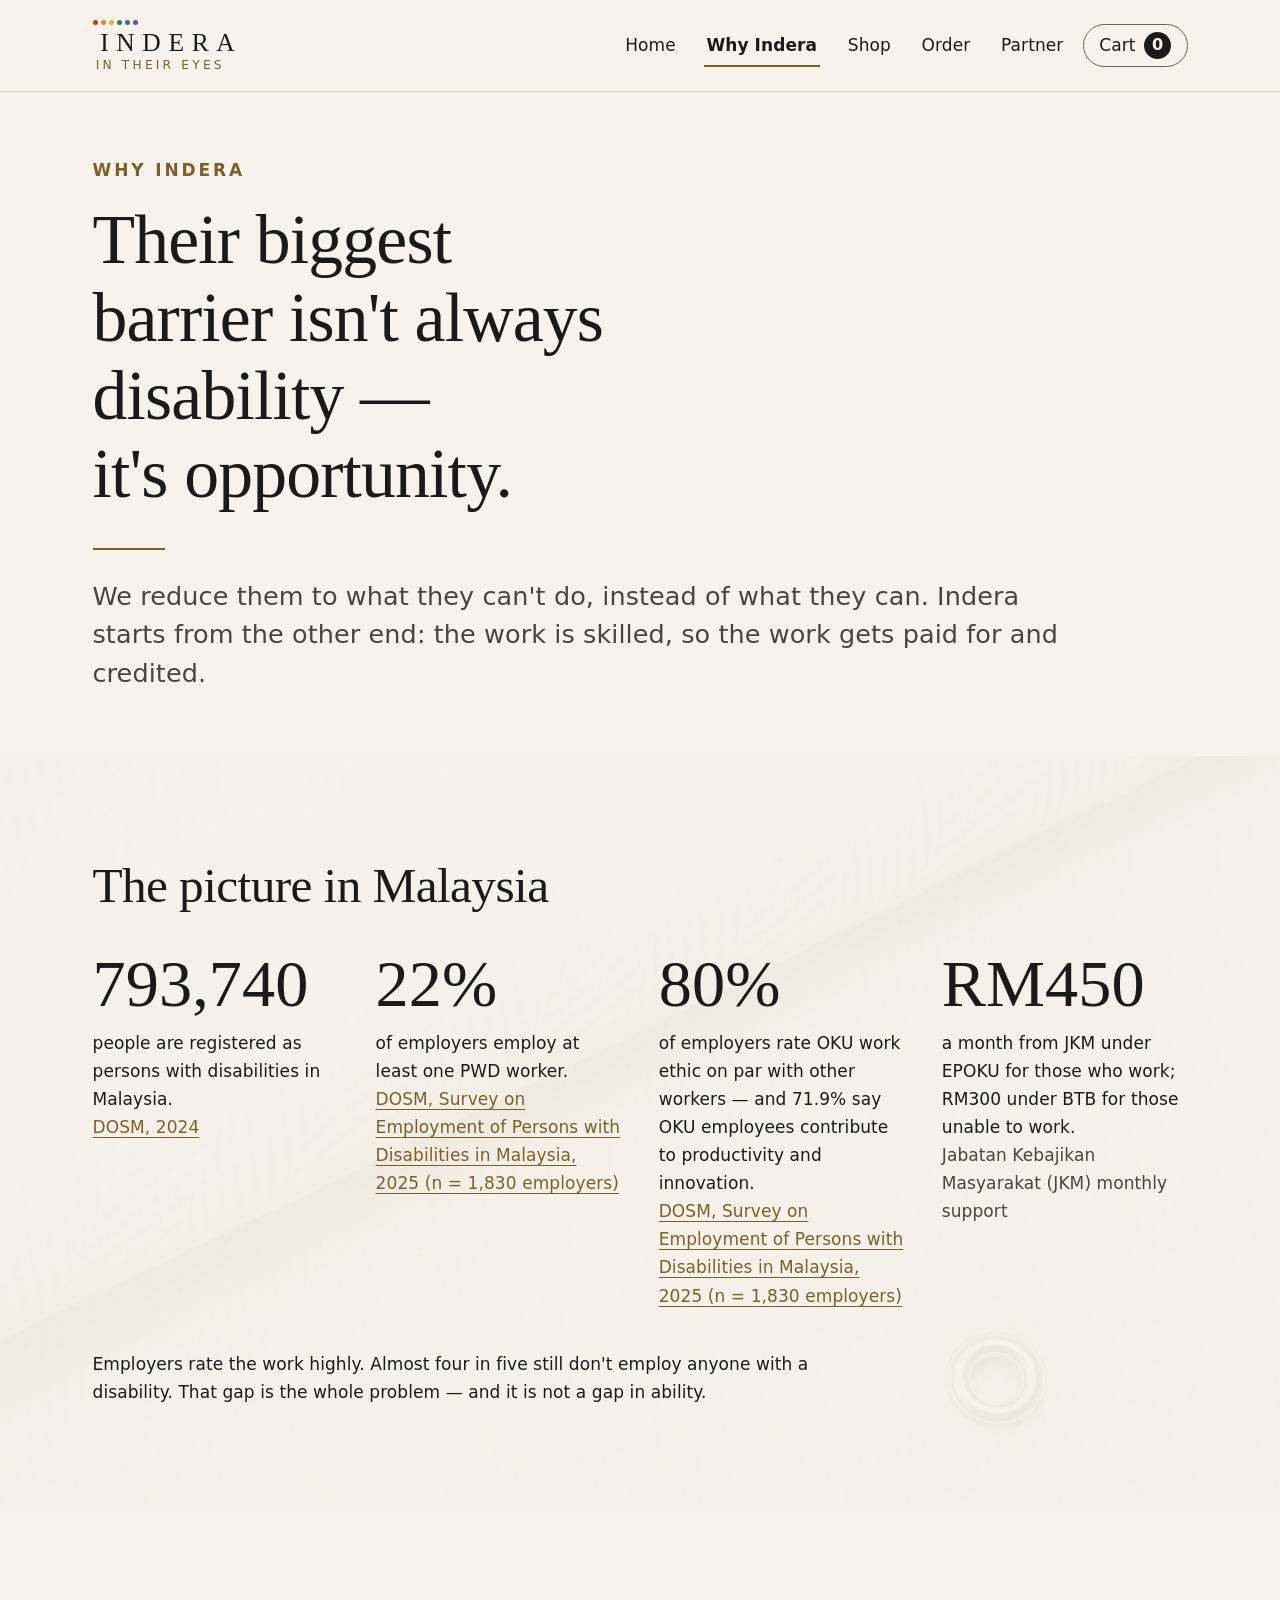
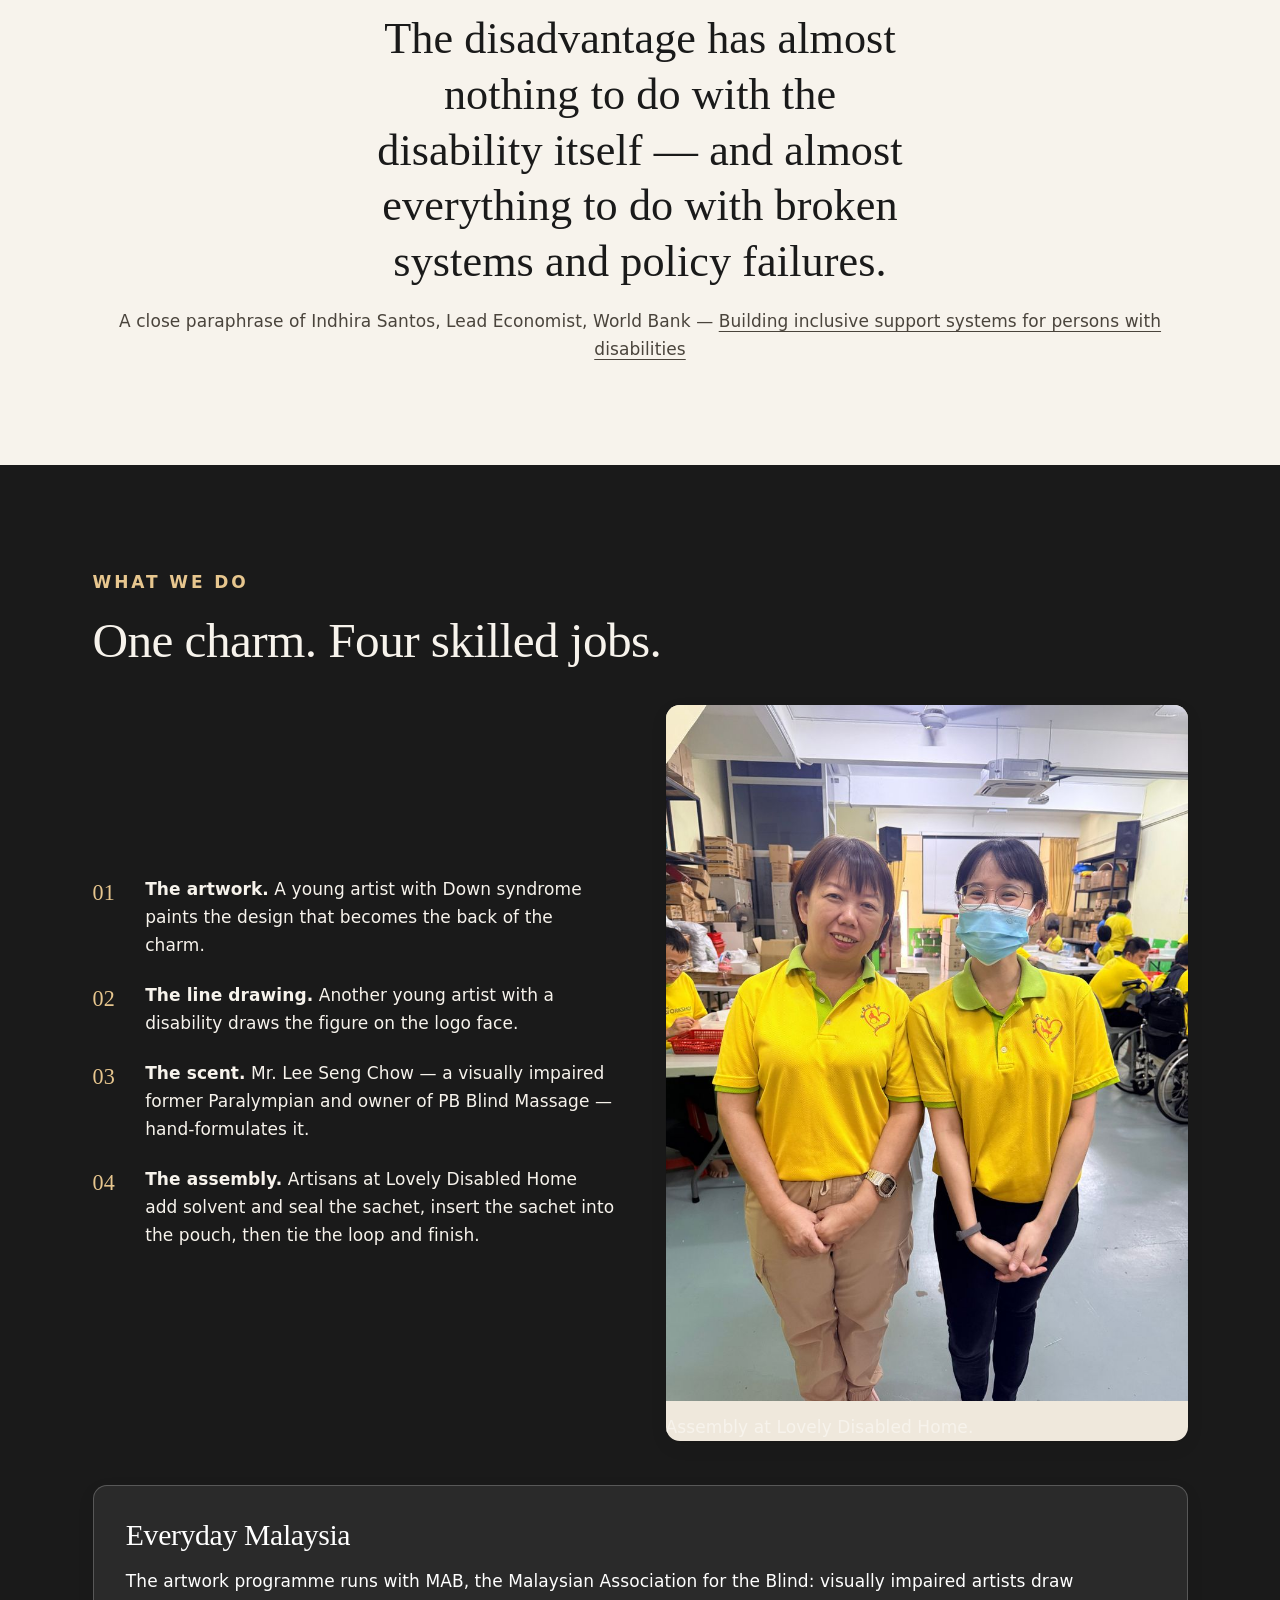
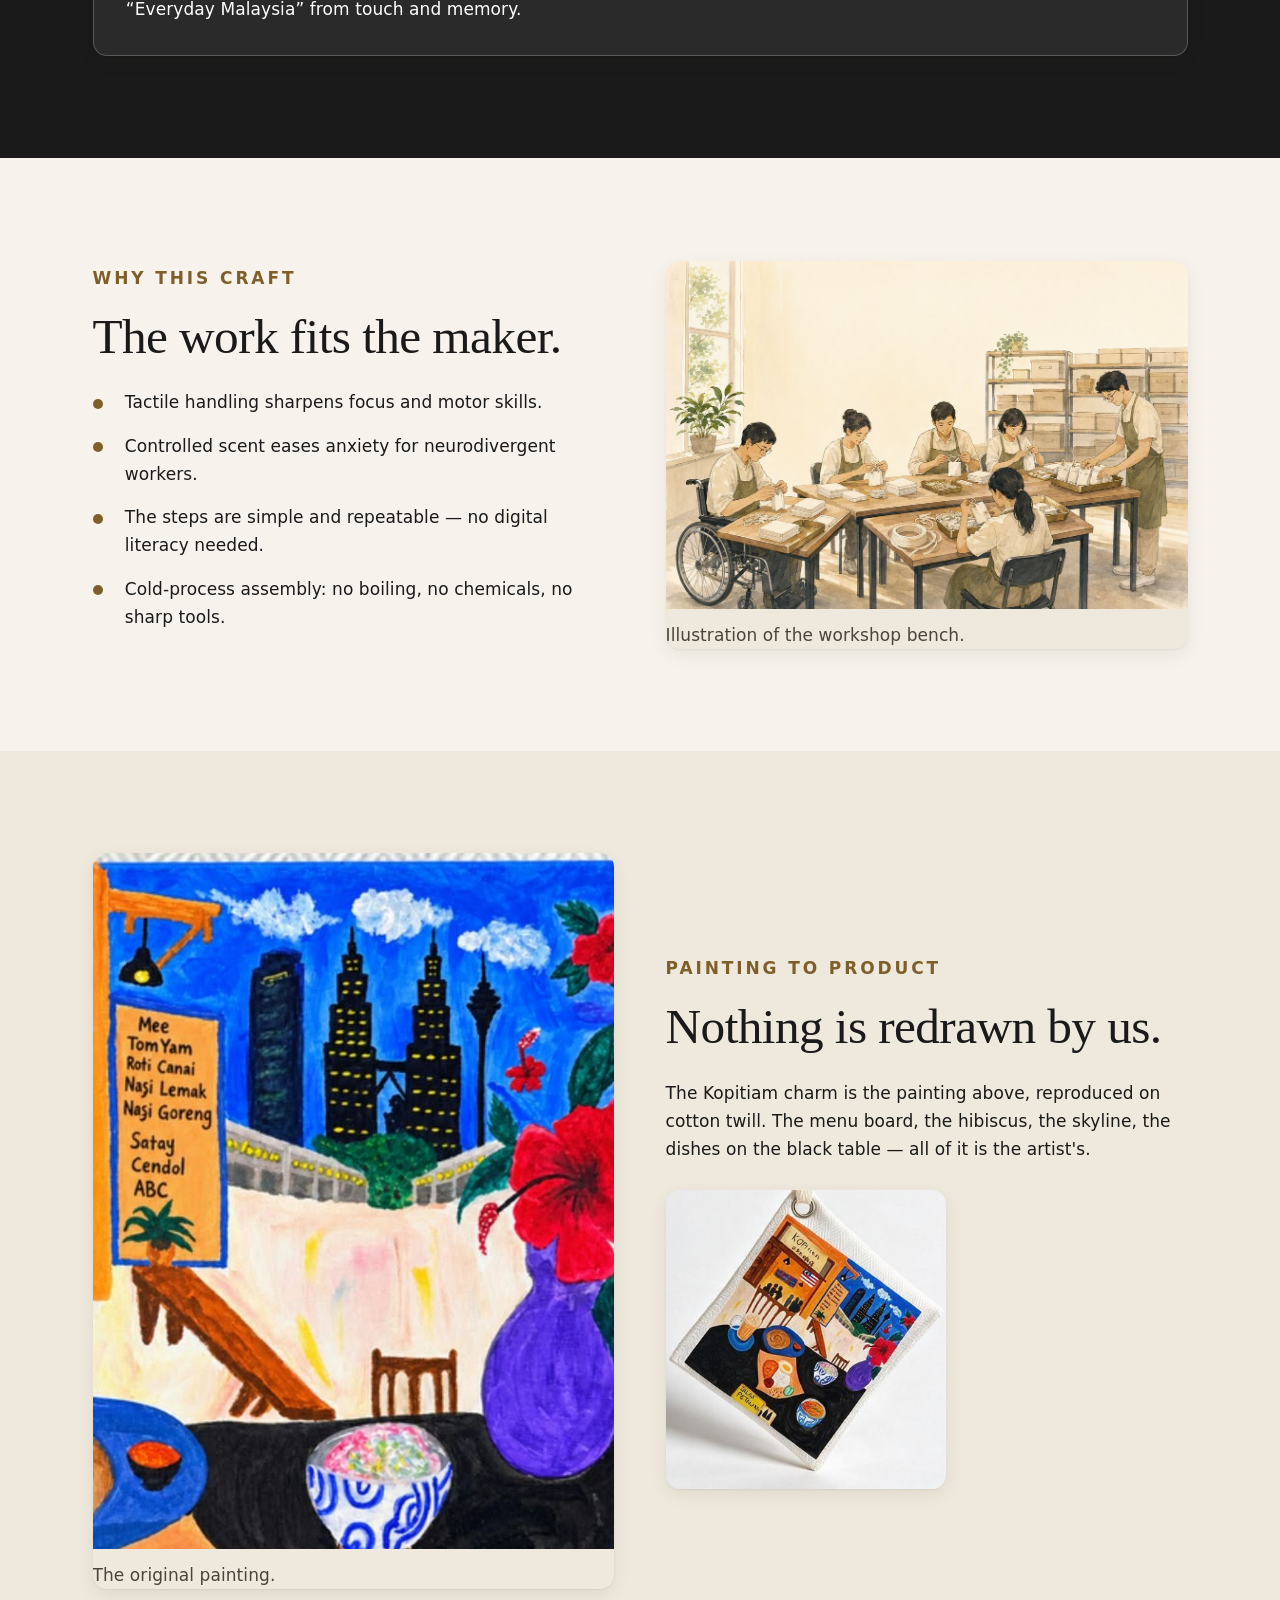
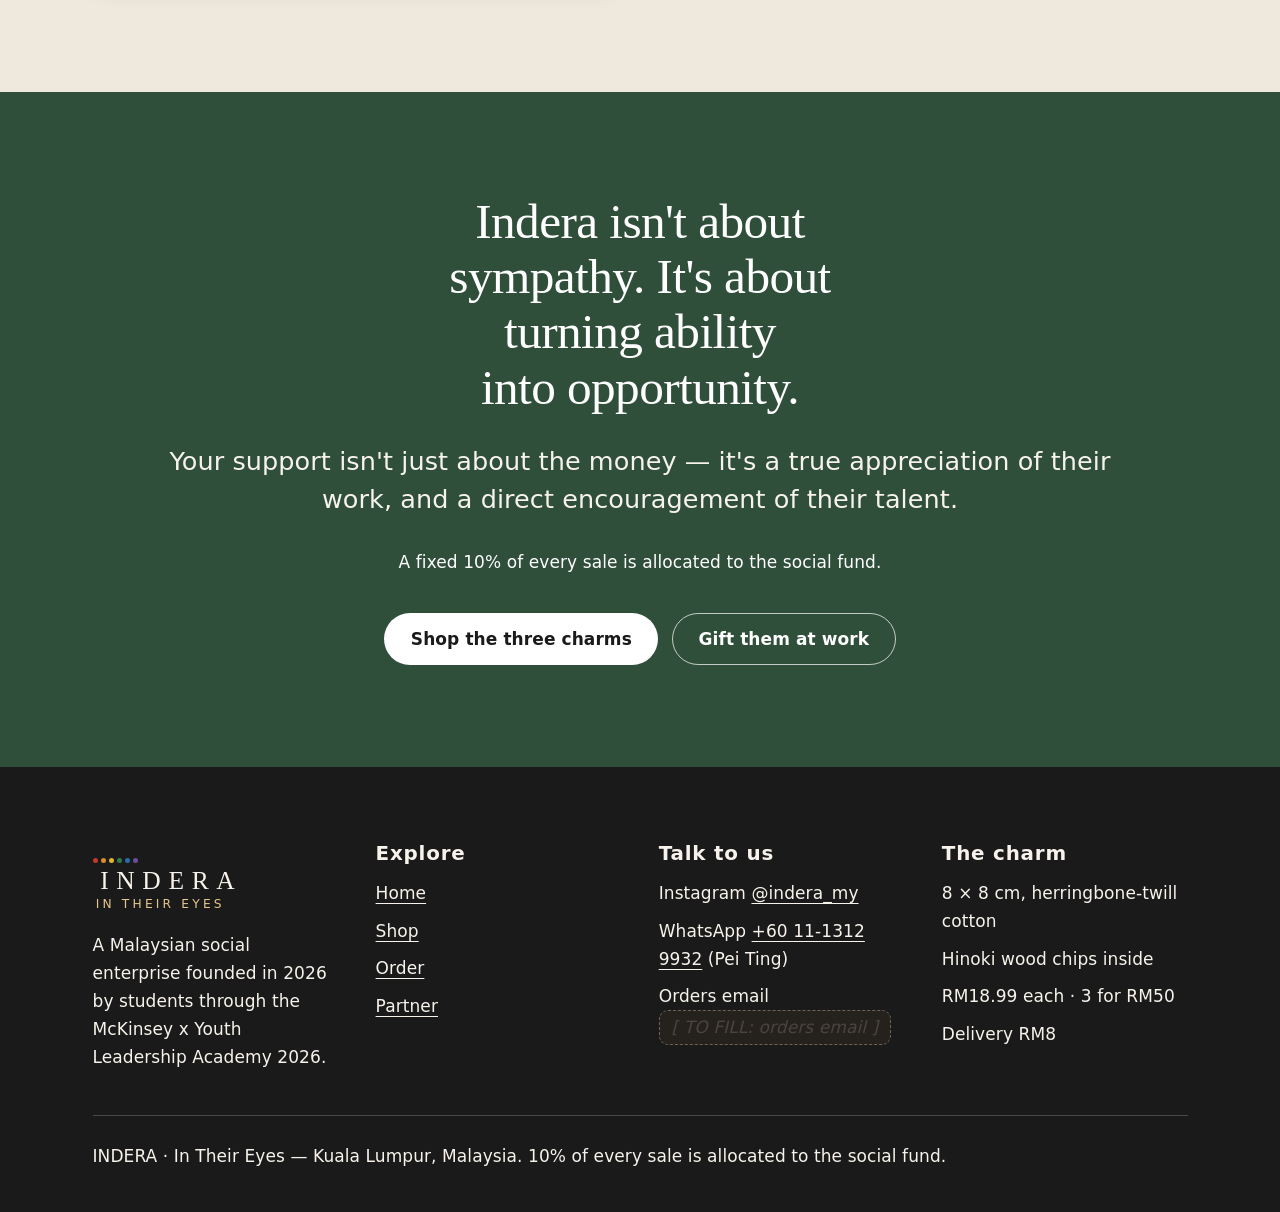
<file: story.html>
<!DOCTYPE html>
<html lang="en-MY" dir="ltr">
<head>
<meta charset="utf-8">
<meta name="viewport" content="width=device-width, initial-scale=1">
<title>Why Indera — INDERA</title>
<meta name="description" content="The case for Indera in one page: the opportunity gap for persons with disabilities in Malaysia, who makes each charm, and why the craft fits the maker.">
<meta name="color-scheme" content="light dark">
<link rel="icon" href="assets/favicon.png" type="image/png">
<link rel="stylesheet" href="assets/style.css">
<script>document.documentElement.classList.add('js');</script>
</head>
<body>
  <a class="skip" href="#main">Skip to main content</a>

  <header class="site-header">
    <div class="wrap site-header__bar">
      <a class="wordmark" href="index.html" aria-label="INDERA, in their eyes — home">
          <span class="wordmark__dots" aria-hidden="true"><i style="background:#C0392B"></i><i style="background:#D98C2B"></i><i style="background:#E0B52C"></i><i style="background:#2F7D4F"></i><i style="background:#2B6CB0"></i><i style="background:#6B4E9B"></i></span>
          <span class="wordmark__name">INDERA</span>
          <span class="wordmark__sub">In Their Eyes</span>
        </a>
      <button class="nav-toggle" type="button" aria-expanded="false" aria-controls="site-nav">Menu</button>
      <nav class="nav" id="site-nav" aria-label="Main">
        <ul class="nav__list">
          <li><a class="nav__link" href="index.html">Home</a></li>
          <li><a class="nav__link" href="story.html" aria-current="page">Why Indera</a></li>
          <li><a class="nav__link" href="shop.html">Shop</a></li>
          <li><a class="nav__link" href="order.html">Order</a></li>
          <li><a class="nav__link" href="partner.html">Partner</a></li>
        </ul>
      </nav>
      <a class="cart-link header-cart" href="order.html">
        <span aria-hidden="true">Cart</span>
        <span class="cart-count" id="cart-count" aria-hidden="true">0</span>
        <span class="sr-only" id="cart-label">Cart, 0 charms</span>
      </a>
    </div>
  </header>

  <main id="main">

    <section class="section--tight" aria-labelledby="story-title">
      <div class="wrap">
        <p class="eyebrow">Why Indera</p>
        <h1 id="story-title" style="max-width:16ch">Their biggest barrier isn't always disability &mdash; it's opportunity.</h1>
        <hr class="rule">
        <p class="lede measure">We reduce them to what they can't do, instead of what they can. Indera starts from the other end: the work is skilled, so the work gets paid for and credited.</p>
      </div>
    </section>

    <section class="section--sunk section--texture" aria-labelledby="numbers-title">
      <div class="wrap">
        <h2 id="numbers-title" data-reveal>The picture in Malaysia</h2>
        <div class="stats" style="margin-top:2.2rem">
          <div data-reveal data-reveal-group="stats">
            <span class="stat__num" data-countup="805509" data-group="true">805,509</span>
            <span class="stat__label">people are registered as persons with disabilities in Malaysia.</span>
            <p class="source"><a href="https://www.dosm.gov.my/portal-main/release-content/person-with-disability-statistics-malaysia-2024">DOSM, 2024</a></p>
          </div>
          <div data-reveal data-reveal-group="stats">
            <span class="stat__num" data-countup="22" data-suffix="%">22%</span>
            <span class="stat__label">of employers employ at least one PWD worker.</span>
            <p class="source"><a href="https://www.dosm.gov.my/portal-main/downloads-log?id=10209&amp;type=download_pdf">DOSM, Survey on Employment of Persons with Disabilities in Malaysia, 2025 (n&nbsp;=&nbsp;1,830 employers)</a></p>
          </div>
          <div data-reveal data-reveal-group="stats">
            <span class="stat__num" data-countup="81" data-suffix="%">81%</span>
            <span class="stat__label">of employers rate OKU work ethic on par with other workers &mdash; and 71.9% say OKU employees contribute to productivity and innovation.</span>
            <p class="source"><a href="https://www.dosm.gov.my/portal-main/downloads-log?id=10209&amp;type=download_pdf">DOSM, Survey on Employment of Persons with Disabilities in Malaysia, 2025 (n&nbsp;=&nbsp;1,830 employers)</a></p>
          </div>
          <div data-reveal data-reveal-group="stats">
            <span class="stat__num">RM450</span>
            <span class="stat__label">a month from JKM under EPOKU for those who work; RM300 under BTB for those unable to work.</span>
            <p class="source">Jabatan Kebajikan Masyarakat (JKM) monthly support</p>
          </div>
        </div>
        <p class="measure-wide" style="margin-top:2.4rem" data-reveal>Employers rate the work highly. Almost four in five still don't employ anyone with a disability. That gap is the whole problem &mdash; and it is not a gap in ability.</p>
      </div>
    </section>

    <section aria-labelledby="santos-title">
      <div class="wrap center">
        <h2 id="santos-title" class="sr-only">A reading of the evidence</h2>
        <blockquote data-reveal>
          <p class="pull pull--center" style="max-width:28ch">The disadvantage has almost nothing to do with the disability itself &mdash; and almost everything to do with broken systems and policy failures.</p>
          <cite>A close paraphrase of Indhira Santos, Lead Economist, World Bank &mdash;
            <a href="https://www.worldbank.org/en/programs/vienna-development-knowledge-center/brief/building-inclusive-support-systems-for-persons-with-disabilities">Building inclusive support systems for persons with disabilities</a>
          </cite>
        </blockquote>
      </div>
    </section>

    <section class="section--dark" aria-labelledby="do-title">
      <div class="wrap">
        <p class="eyebrow" data-reveal>What we do</p>
        <h2 id="do-title" data-reveal>One charm. Four skilled jobs.</h2>
        <div class="split" style="margin-top:2.2rem">
          <ol class="num-list" data-reveal>
            <li><strong>The artwork.</strong> A young artist with Down syndrome paints the design that becomes the back of the charm.</li>
            <li><strong>The line drawing.</strong> Another young artist with a disability draws the figure on the logo face.</li>
            <li><strong>The scent.</strong> Mr.&nbsp;Lee Seng Chow &mdash; a visually impaired former Paralympian and owner of PB Blind Massage &mdash; hand-formulates it.</li>
            <li><strong>The assembly.</strong> Artisans at Lovely Disabled Home add solvent and seal the sachet, insert the sachet into the pouch, then tie the loop and finish.</li>
          </ol>
          <figure class="shot shot--tall" data-reveal>
            <img src="assets/lovely-disabled-home.jpg" width="860" height="1146" loading="lazy" decoding="async"
                 alt="Photograph of two artisans in yellow workshop shirts standing in the assembly room at Lovely Disabled Home.">
            <figcaption>Assembly at Lovely Disabled Home.</figcaption>
          </figure>
        </div>
        <div class="card" style="margin-top:2.6rem" data-reveal>
          <h3>Everyday Malaysia</h3>
          <p>The artwork programme runs with MAB, the Malaysian Association for the Blind: visually impaired artists draw &ldquo;Everyday Malaysia&rdquo; from touch and memory.</p>
        </div>
      </div>
    </section>

    <section aria-labelledby="fit-title">
      <div class="wrap split">
        <div data-reveal>
          <p class="eyebrow">Why this craft</p>
          <h2 id="fit-title">The work fits the maker.</h2>
          <ul class="tick-list">
            <li>Tactile handling sharpens focus and motor skills.</li>
            <li>Controlled scent eases anxiety for neurodivergent workers.</li>
            <li>The steps are simple and repeatable &mdash; no digital literacy needed.</li>
            <li>Cold-process assembly: no boiling, no chemicals, no sharp tools.</li>
          </ul>
        </div>
        <figure class="shot shot--wide" data-reveal>
          <img src="assets/workshop-illustration.jpg" width="1100" height="733" loading="lazy" decoding="async"
               alt="Illustration: a line-and-wash drawing of an inclusive workshop, with makers at long tables assembling charms, one using a wheelchair.">
          <figcaption>Illustration of the workshop bench.</figcaption>
        </figure>
      </div>
    </section>

    <section class="section--sunk" aria-labelledby="art-title">
      <div class="wrap split">
        <figure class="shot shot--tall" data-reveal>
          <img src="assets/artwork-everyday-malaysia.jpg" width="900" height="1106" loading="lazy" decoding="async"
               alt="The original Everyday Malaysia painting: a kopitiam menu board, the KL skyline, a red hibiscus and dishes on a black table.">
          <figcaption>The original painting.</figcaption>
        </figure>
        <div data-reveal>
          <p class="eyebrow">Painting to product</p>
          <h2 id="art-title">Nothing is redrawn by us.</h2>
          <p>The Kopitiam charm is the painting above, reproduced on cotton twill. The menu board, the hibiscus, the skyline, the dishes on the black table &mdash; all of it is the artist's.</p>
          <figure class="shot" style="max-width:280px;margin-top:1.6rem">
            <img src="assets/kopitiam-back.jpg" width="760" height="811" loading="lazy" decoding="async"
                 alt="The Kopitiam charm's painted face, carrying the same scene as the original painting.">
          </figure>
        </div>
      </div>
    </section>

    <section class="section--green" aria-labelledby="close-title">
      <div class="wrap">
        <h2 id="close-title" class="center" style="max-width:20ch;margin-inline:auto">Indera isn't about sympathy. It's about turning ability into opportunity.</h2>
        <p class="lede measure center" style="margin-top:1.6rem" data-reveal>Your support isn't just about the money &mdash; it's a true appreciation of their work, and a direct encouragement of their talent.</p>
        <p class="center" style="margin-top:1.2rem" data-reveal>A fixed 10% of every sale is allocated to the social fund.</p>
        <div class="btn-row" style="justify-content:center;margin-top:2.2rem" data-reveal>
          <a class="btn btn--primary" href="shop.html">Shop the three charms</a>
          <a class="btn btn--ghost" href="partner.html">Gift them at work</a>
        </div>
      </div>
    </section>

  </main>

  <footer class="site-footer">
    <div class="wrap">
      <div class="footer-grid">
        <div>
          <a class="wordmark" href="index.html">
          <span class="wordmark__dots" aria-hidden="true"><i style="background:#C0392B"></i><i style="background:#D98C2B"></i><i style="background:#E0B52C"></i><i style="background:#2F7D4F"></i><i style="background:#2B6CB0"></i><i style="background:#6B4E9B"></i></span>
          <span class="wordmark__name">INDERA</span>
          <span class="wordmark__sub">In Their Eyes</span>
        </a>
          <p class="footer-note" style="border:0;margin-top:1.2rem;padding:0;max-width:34ch">A Malaysian social enterprise founded in 2026 by students through the McKinsey&nbsp;x&nbsp;Youth Leadership Academy 2026.</p>
        </div>
        <div>
          <h2>Explore</h2>
          <ul>
          <li><a href="index.html">Home</a></li>
          <li><a href="shop.html">Shop</a></li>
          <li><a href="order.html">Order</a></li>
          <li><a href="partner.html">Partner</a></li>
          </ul>
        </div>
        <div>
          <h2>Talk to us</h2>
          <ul>
            <li>Instagram <a href="https://instagram.com/indera_my">@indera_my</a></li>
            <li>WhatsApp <a href="https://wa.me/601113129932">+60 11-1312 9932</a> (Pei Ting)</li>
            <li>Orders email <span class="blank">[ TO FILL: orders email ]</span></li>
          </ul>
        </div>
        <div>
          <h2>The charm</h2>
          <ul>
            <li>8 &times; 8 cm, herringbone-twill cotton</li>
            <li>Hinoki wood chips inside</li>
            <li>RM18.99 each &middot; 3 for RM50</li>
            <li>Delivery RM8</li>
          </ul>
        </div>
      </div>
      <p class="footer-note">INDERA &middot; In Their Eyes &mdash; Kuala Lumpur, Malaysia. 10% of every sale is allocated to the social fund.</p>
    </div>
  </footer>

  <div class="toast" id="toast" role="status" aria-live="polite"></div>
  <script src="assets/script.js"></script>
</body>
</html>
</file>
<file: assets/style.css>
/* ===========================================================
   INDERA — IN THEIR EYES
   Shared stylesheet. Colour pairs audited for WCAG AA
   (4.5:1 body, 3:1 large text and meaningful strokes) in
   light and dark, including translucent composites.
   =========================================================== */

:root {
  --cream: #F7F3EC;
  --bg: #F7F3EC;
  --surface: #FFFFFF;
  --surface-2: #EFE8DC;
  --ink: #1A1A1A;
  --ink-soft: #4A443C;
  --brass: #B08D57;
  --brass-ink: #7E5F2A;
  --green: #2F4F3A;
  --green-deep: #243E2D;
  --on-dark: #FFFFFF;
  --on-dark-soft: #F7F3EC;
  --line: #DCD2C2;
  --line-strong: #6E6456;
  --error: #8C1D12;
  --focus: #1A1A1A;
  --blank-ink: #4A443C;
  --blank-bg: rgba(176, 141, 87, 0.08);
  --blank-line: #6E6456;
  --panel-dark: #1A1A1A;
  --texture-veil: rgba(247, 243, 236, .94);
  --shadow-s: 0 1px 2px rgba(26, 22, 16, .06), 0 6px 18px rgba(26, 22, 16, .07);
  --shadow-m: 0 2px 6px rgba(26, 22, 16, .08), 0 18px 42px rgba(26, 22, 16, .12);
  --radius: 14px;
  --radius-s: 9px;
  --serif: Georgia, "Iowan Old Style", "Palatino Linotype", Palatino, "Times New Roman", serif;
  --sans: system-ui, -apple-system, "Segoe UI", Roboto, "Helvetica Neue", Arial, sans-serif;
  --wrap: 1180px;
  --ease: cubic-bezier(.2, .7, .2, 1);
  color-scheme: light;
}

@media (prefers-color-scheme: dark) {
  :root {
    --cream: #F2EDE4;
    --bg: #14120F;
    --surface: #1E1B17;
    --surface-2: #272219;
    --ink: #F2EDE4;
    --ink-soft: #C6BDAD;
    --brass: #D8B072;
    --brass-ink: #D8B072;
    --green: #35583F;
    --green-deep: #2F4F3A;
    --line: #3A342B;
    --line-strong: #8C8273;
    --error: #FF9C8F;
    --focus: #D8B072;
    --blank-ink: #C6BDAD;
    --blank-bg: rgba(216, 176, 114, .10);
    --blank-line: #8C8273;
    --panel-dark: #241F19;
    --texture-veil: rgba(20, 18, 15, .94);
    --shadow-s: 0 1px 2px rgba(0, 0, 0, .4), 0 6px 18px rgba(0, 0, 0, .35);
    --shadow-m: 0 2px 6px rgba(0, 0, 0, .45), 0 18px 42px rgba(0, 0, 0, .5);
    color-scheme: dark;
  }
}

/* ---------- base ---------- */
*, *::before, *::after { box-sizing: border-box; }

html {
  font-size: 106.25%; /* 1rem = 17px — the body-text floor */
  scroll-behavior: smooth;
  -webkit-text-size-adjust: 100%;
}

body {
  margin: 0;
  background: var(--bg);
  color: var(--ink);
  font-family: var(--sans);
  font-size: 1rem;
  line-height: 1.65;
  letter-spacing: .005em;
  overflow-x: hidden;
}

.js body { animation: page-in .55s var(--ease) both; }
@keyframes page-in { from { opacity: 0; transform: translateY(8px); } to { opacity: 1; transform: none; } }

img { max-width: 100%; height: auto; display: block; }

h1, h2, h3, h4 {
  font-family: var(--serif);
  font-weight: 400;
  line-height: 1.12;
  letter-spacing: -.012em;
  margin: 0 0 .5em;
  text-wrap: balance;
}

h1 { font-size: clamp(2.5rem, 6.4vw, 4.1rem); }
h2 { font-size: clamp(1.95rem, 4.3vw, 2.9rem); }
h3 { font-size: clamp(1.35rem, 2.4vw, 1.75rem); }
h4 { font-size: 1.17rem; }

p { margin: 0 0 1.15em; }
p:last-child { margin-bottom: 0; }

a { color: inherit; text-underline-offset: .22em; text-decoration-thickness: 1px; }
a:hover { text-decoration-thickness: 2px; }

:focus-visible {
  outline: 3px solid var(--focus);
  outline-offset: 3px;
  border-radius: 3px;
}

.on-dark :focus-visible, .hero :focus-visible { outline-color: #F7D9A0; }

.skip {
  position: absolute; inset-inline-start: 1rem; top: -4rem; z-index: 200;
  background: var(--ink); color: var(--bg);
  padding: .7rem 1.1rem; border-radius: 0 0 var(--radius-s) var(--radius-s);
  font-weight: 600; text-decoration: none;
}
.skip:focus { top: 0; }

.wrap { width: 100%; max-width: var(--wrap); margin-inline: auto; padding-inline: clamp(1.1rem, 4vw, 2.5rem); }
.measure { max-width: 60ch; }
.measure-wide { max-width: 74ch; }
.center { margin-inline: auto; text-align: center; }
.sr-only {
  position: absolute !important; width: 1px; height: 1px; padding: 0; margin: -1px;
  overflow: hidden; clip: rect(0 0 0 0); white-space: nowrap; border: 0;
}

section { padding-block: clamp(3.4rem, 8vw, 6.4rem); }
.section--tight { padding-block: clamp(2.4rem, 5vw, 3.8rem); }
.section--sunk { background: var(--surface-2); }
.section--dark { background: var(--panel-dark); color: var(--cream); }
.section--green { background: var(--green); color: #FFFFFF; }
.section--green a, .section--dark a { color: inherit; }

.eyebrow {
  font-family: var(--sans);
  font-size: 1rem;
  letter-spacing: .17em;
  text-transform: uppercase;
  color: var(--brass-ink);
  margin: 0 0 1rem;
  font-weight: 600;
}
.section--dark .eyebrow, .section--green .eyebrow { color: #E7C68E; }
.hero .eyebrow { color: #F7D9A0; }

.lede { font-size: clamp(1.2rem, 2.3vw, 1.5rem); line-height: 1.5; color: var(--ink-soft); }
.section--dark .lede, .section--green .lede { color: var(--cream); }
.rule { width: 72px; height: 2px; background: var(--brass-ink); border: 0; margin: 0 0 1.6rem; }
.section--dark .rule, .section--green .rule, .hero .rule { background: #E7C68E; }

/* ---------- header ---------- */
.site-header {
  position: sticky; top: 0; z-index: 80;
  background: color-mix(in srgb, var(--bg) 86%, transparent);
  backdrop-filter: blur(12px) saturate(1.3);
  -webkit-backdrop-filter: blur(12px) saturate(1.3);
  border-bottom: 1px solid var(--line);
  transition: padding .3s var(--ease), box-shadow .3s var(--ease);
}
@supports not (backdrop-filter: blur(2px)) { .site-header { background: var(--bg); } }

.site-header__bar {
  display: flex; align-items: center; gap: 1rem;
  padding-block: 1.15rem;
  transition: padding .3s var(--ease);
}
.site-header.is-condensed .site-header__bar { padding-block: .55rem; }
.site-header.is-condensed { box-shadow: var(--shadow-s); }

.wordmark { display: inline-flex; flex-direction: column; text-decoration: none; line-height: 1; }
.wordmark__dots { display: flex; gap: 3px; margin-bottom: 5px; }
.wordmark__dots i { width: 5px; height: 5px; border-radius: 50%; display: block; }
.wordmark__name {
  font-family: var(--serif); font-size: 1.5rem; letter-spacing: .3em;
  text-indent: .3em; color: var(--ink);
}
.site-header.is-condensed .wordmark__name { font-size: 1.3rem; }
.wordmark__sub {
  font-size: .72rem; letter-spacing: .26em; text-indent: .26em;
  text-transform: uppercase; color: var(--brass-ink); margin-top: 4px;
}

.nav { margin-inline-start: auto; }
.nav__list { display: flex; gap: clamp(.6rem, 2vw, 1.7rem); list-style: none; margin: 0; padding: 0; align-items: center; }
.nav__link {
  text-decoration: none; padding: .45rem .15rem; display: inline-block;
  color: var(--ink); position: relative; font-size: 1rem;
}
.nav__link::after {
  content: ""; position: absolute; left: 0; right: 0; bottom: 0;
  height: 2px; background: var(--brass-ink); transform: scaleX(0);
  transform-origin: left; transition: transform .3s var(--ease);
}
.nav__link:hover::after, .nav__link:focus-visible::after { transform: scaleX(1); }
.nav__link[aria-current="page"] { font-weight: 600; }
.nav__link[aria-current="page"]::after { transform: scaleX(1); }

.cart-link {
  display: inline-flex; align-items: center; gap: .5rem;
  text-decoration: none; border: 1.5px solid var(--line-strong);
  border-radius: 999px; padding: .4rem .9rem; font-size: 1rem; white-space: nowrap;
}
.cart-link:hover { border-color: var(--brass-ink); }
.cart-count {
  display: inline-grid; place-items: center; min-width: 1.6rem; height: 1.6rem;
  padding-inline: .35rem; border-radius: 999px;
  background: var(--ink); color: var(--bg); font-size: .95rem; font-weight: 700;
  font-variant-numeric: tabular-nums;
}
.cart-count.is-pop { animation: pop .5s var(--ease); }
@keyframes pop { 0% { transform: scale(1); } 35% { transform: scale(1.45); } 100% { transform: scale(1); } }

.nav-toggle {
  display: none; margin-inline-start: auto;
  background: none; border: 1.5px solid var(--line-strong); color: var(--ink);
  border-radius: var(--radius-s); padding: .45rem .8rem; font: inherit; font-size: 1rem; cursor: pointer;
}

@media (max-width: 880px) {
  .nav-toggle { display: inline-block; }
  .nav {
    position: absolute; inset-inline: 0; top: 100%;
    background: var(--bg); border-bottom: 1px solid var(--line);
    box-shadow: var(--shadow-m); padding: .5rem clamp(1.1rem, 4vw, 2.5rem) 1.2rem;
    margin-inline-start: 0;
  }
  .nav[hidden] { display: none; }
  .nav__list { flex-direction: column; align-items: stretch; gap: 0; }
  .nav__link { padding: .85rem .2rem; border-bottom: 1px solid var(--line); }
  .nav__link::after { display: none; }
  .nav-toggle { margin-inline-start: auto; }
  .header-cart { margin-inline-start: .55rem; }
}

/* ---------- buttons ---------- */
.btn {
  display: inline-flex; align-items: center; justify-content: center; gap: .55rem;
  font: inherit; font-size: 1rem; font-weight: 600; line-height: 1.2;
  padding: .85rem 1.5rem; border-radius: 999px; border: 1.5px solid transparent;
  text-decoration: none; cursor: pointer;
  transition: transform .25s var(--ease), background-color .25s var(--ease), color .25s var(--ease), border-color .25s var(--ease);
}
.btn:hover { transform: translateY(-2px); }
.btn:active { transform: translateY(0); }
.btn--primary { background: var(--ink); color: var(--bg); }
.btn--primary:hover { background: var(--brass-ink); color: #FFFFFF; }
.btn--brass { background: var(--brass-ink); color: #FFFFFF; }
.btn--brass:hover { background: var(--ink); color: var(--bg); }
.btn--ghost { background: transparent; color: var(--ink); border-color: var(--line-strong); }
.btn--ghost:hover { border-color: var(--brass-ink); color: var(--brass-ink); }
.on-dark .btn--ghost, .hero .btn--ghost, .section--dark .btn--ghost, .section--green .btn--ghost { color: #FFFFFF; border-color: rgba(255, 255, 255, .7); }
.on-dark .btn--ghost:hover, .hero .btn--ghost:hover, .section--dark .btn--ghost:hover, .section--green .btn--ghost:hover { border-color: #FFFFFF; color: #FFFFFF; background: rgba(255, 255, 255, .12); }
.on-dark .btn--primary, .hero .btn--primary, .section--dark .btn--primary, .section--green .btn--primary { background: #FFFFFF; color: #1A1A1A; }
.on-dark .btn--primary:hover, .hero .btn--primary:hover, .section--dark .btn--primary:hover, .section--green .btn--primary:hover { background: #F7D9A0; color: #1A1A1A; }
.btn[disabled], .btn[aria-disabled="true"] { opacity: .55; cursor: not-allowed; transform: none; }
.btn--sm { padding: .55rem 1.05rem; font-size: 1rem; }
.btn-row { display: flex; flex-wrap: wrap; gap: .8rem; }

/* ---------- hero ---------- */
.hero { position: relative; color: #FFFFFF; background: #1A1A1A; overflow: hidden; padding-block: 0; }
.hero__media { position: absolute; inset: 0; }
.hero__media img { width: 100%; height: 100%; object-fit: cover; will-change: transform; }
.hero__scrim { position: absolute; inset: 0; background: linear-gradient(100deg, rgba(20, 18, 15, .90) 0%, rgba(20, 18, 15, .80) 58%, rgba(20, 18, 15, .40) 100%); }
.hero__inner { position: relative; z-index: 2; display: grid; grid-template-columns: minmax(0, 1.15fr) minmax(0, .85fr); gap: 2rem; align-items: center; min-height: min(86vh, 760px); padding-block: clamp(3rem, 8vw, 5.5rem); }
.hero__copy { max-width: 36ch; }
.hero h1 { color: #FFFFFF; margin-bottom: .45em; }
.hero__sub { font-size: clamp(1.1rem, 2vw, 1.35rem); color: #F7F3EC; max-width: 44ch; }
.hero__price { font-size: 1rem; letter-spacing: .1em; text-transform: uppercase; color: #F7D9A0; margin-bottom: 1.6rem; }
.hero__charm { justify-self: center; width: min(300px, 62vw); will-change: transform; }
.hero__cord { width: 2px; height: 58px; background: linear-gradient(to bottom, rgba(247, 243, 236, .25), #E8E0D0); margin-inline: auto; }
.hero__charm-img { border-radius: 10px; box-shadow: 0 30px 60px rgba(0, 0, 0, .55); transform-origin: 50% -58px; }
.js .hero__charm-img { animation: sway 6.5s ease-in-out infinite; }
@keyframes sway { 0%, 100% { transform: rotate(-2.4deg); } 50% { transform: rotate(2.4deg); } }

@media (max-width: 880px) {
  .hero__inner { grid-template-columns: 1fr; min-height: 0; }
  .hero__charm { display: none; }
}

.section--texture {
  background-color: var(--surface-2);
  background-image: linear-gradient(var(--texture-veil), var(--texture-veil)), url("twill-texture.jpg");
  background-size: cover;
  background-position: center;
  background-attachment: scroll;
}

/* ---------- generic layout helpers ---------- */
.grid { display: grid; gap: clamp(1.4rem, 3vw, 2.4rem); }
.grid--2 { grid-template-columns: repeat(auto-fit, minmax(290px, 1fr)); }
.grid--3 { grid-template-columns: repeat(auto-fit, minmax(265px, 1fr)); }
.split { display: grid; grid-template-columns: repeat(auto-fit, minmax(300px, 1fr)); gap: clamp(1.6rem, 4vw, 3.4rem); align-items: center; }
.stack > * + * { margin-top: 1.1rem; }

figure { margin: 0; }
figcaption { font-size: 1rem; color: var(--ink-soft); margin-top: .7rem; }
.section--dark figcaption, .section--green figcaption { color: var(--cream); }
.shot { border-radius: var(--radius); overflow: hidden; box-shadow: var(--shadow-s); background: var(--surface-2); }
.shot img { width: 100%; }
.shot--tall img { aspect-ratio: 3 / 4; object-fit: cover; }
.shot--wide img { aspect-ratio: 3 / 2; object-fit: cover; }

.card {
  background: var(--surface); border: 1px solid var(--line); border-radius: var(--radius);
  padding: clamp(1.3rem, 2.6vw, 1.9rem); box-shadow: var(--shadow-s);
}
.section--dark .card, .section--green .card { background: rgba(255, 255, 255, .07); border-color: rgba(255, 255, 255, .22); color: #FFFFFF; }

.pull {
  font-family: var(--serif); font-size: clamp(1.6rem, 3.9vw, 2.6rem); line-height: 1.26;
  margin: 0; max-width: 24ch; text-wrap: balance;
}
.pull--center { margin-inline: auto; text-align: center; max-width: 20ch; }
blockquote { margin: 0; }
cite { font-style: normal; font-size: 1rem; color: var(--ink-soft); display: block; margin-top: 1rem; }
.section--dark cite, .section--green cite { color: var(--cream); }

.source { font-size: 1rem; color: var(--ink-soft); }
.source a { color: var(--brass-ink); }
.section--dark .source, .section--dark .source a, .section--green .source, .section--green .source a { color: #E7C68E; }

.tick-list { list-style: none; margin: 0; padding: 0; }
.tick-list li { position: relative; padding-inline-start: 1.9rem; margin-bottom: .9rem; }
.tick-list li::before {
  content: ""; position: absolute; inset-inline-start: 0; top: .62em;
  width: 10px; height: 10px; border-radius: 50%; background: var(--brass-ink);
}
.section--dark .tick-list li::before, .section--green .tick-list li::before { background: #E7C68E; }

.num-list { list-style: none; counter-reset: step; margin: 0; padding: 0; }
.num-list li { counter-increment: step; position: relative; padding-inline-start: 3.1rem; margin-bottom: 1.3rem; }
.num-list li::before {
  content: counter(step, decimal-leading-zero);
  position: absolute; inset-inline-start: 0; top: 0;
  font-family: var(--serif); font-size: 1.3rem; color: var(--brass-ink);
}
.section--dark .num-list li::before, .section--green .num-list li::before { color: #E7C68E; }

/* ---------- blanks to fill ---------- */
.blank {
  display: inline-block;
  border: 1.5px dashed var(--blank-line);
  background: var(--blank-bg);
  color: var(--blank-ink);
  font-style: italic; font-family: var(--sans); font-size: 1rem;
  padding: .25em .7em; border-radius: var(--radius-s);
  line-height: 1.45;
}
.blank--block { display: block; text-align: center; padding: 1.5rem 1rem; }
.blank--qr { display: grid; place-content: center; min-height: 210px; }
.section--dark .blank, .section--green .blank { border-color: rgba(255, 255, 255, .6); color: var(--cream); background: rgba(255, 255, 255, .08); }

/* ---------- flip card ---------- */
.flip { perspective: 1400px; }
.flip__btn {
  position: relative; display: block; width: 100%; padding: 0; border: 0; background: none; cursor: pointer;
  border-radius: var(--radius); color: inherit;
}
.flip__inner {
  position: relative; display: block; width: 100%; aspect-ratio: 4 / 5;
  transform-style: preserve-3d; transition: transform .85s var(--ease);
  border-radius: var(--radius);
}
.flip__btn:hover .flip__inner,
.flip__btn:focus-visible .flip__inner,
.flip__btn[aria-pressed="true"] .flip__inner { transform: rotateY(180deg); }
.flip__face {
  position: absolute; inset: 0; backface-visibility: hidden; -webkit-backface-visibility: hidden;
  border-radius: var(--radius); overflow: hidden; background: var(--surface-2); box-shadow: var(--shadow-s);
}
.flip__face img { width: 100%; height: 100%; object-fit: cover; }
.flip__face--back { transform: rotateY(180deg); }
.flip__hint {
  position: absolute; inset-inline: 0; bottom: 0; z-index: 3;
  background: linear-gradient(to top, rgba(20, 18, 15, .82), rgba(20, 18, 15, 0));
  color: #FFFFFF; font-size: 1rem; padding: 2.2rem .9rem .8rem; text-align: center;
  border-radius: 0 0 var(--radius) var(--radius); pointer-events: none;
}

/* ---------- product card ---------- */
.product { display: flex; flex-direction: column; gap: 1rem; }
.product__media { position: relative; isolation: isolate; }
.product__scent {
  position: absolute; z-index: 4; inset-inline: .8rem; bottom: .8rem;
  background: rgba(20, 18, 15, .9); color: #FFFFFF;
  border-radius: 999px; padding: .5rem .95rem; font-size: 1rem; text-align: center;
  opacity: 0; transform: translateY(9px); transition: opacity .35s var(--ease), transform .35s var(--ease);
  pointer-events: none;
}
.product:hover .product__scent, .product:focus-within .product__scent { opacity: 1; transform: none; }
.product__head { display: flex; justify-content: space-between; align-items: baseline; gap: 1rem; }
.product__name { margin: 0; }
.product__price { font-family: var(--serif); font-size: 1.3rem; white-space: nowrap; }
.product__meta { color: var(--ink-soft); margin: 0; }
.product__actions { display: flex; flex-wrap: wrap; gap: .7rem; align-items: center; margin-top: auto; }

/* ---------- stepper ---------- */
.stepper { display: inline-flex; align-items: center; border: 1.5px solid var(--line-strong); border-radius: 999px; overflow: hidden; background: var(--surface); }
.stepper button {
  font: inherit; font-size: 1.25rem; line-height: 1; width: 2.6rem; height: 2.6rem;
  background: none; border: 0; color: var(--ink); cursor: pointer;
}
.stepper button:hover { background: var(--surface-2); }
.stepper input {
  width: 3rem; text-align: center; border: 0; background: none; color: var(--ink);
  font: inherit; font-variant-numeric: tabular-nums; -moz-appearance: textfield; appearance: textfield;
}
.stepper input::-webkit-outer-spin-button, .stepper input::-webkit-inner-spin-button { -webkit-appearance: none; margin: 0; }

/* ---------- stats ---------- */
.stats { display: grid; gap: clamp(1.4rem, 3vw, 2.2rem); grid-template-columns: repeat(auto-fit, minmax(230px, 1fr)); }
.stat__num { font-family: var(--serif); font-size: clamp(2.5rem, 6vw, 3.9rem); line-height: 1; display: block; font-variant-numeric: tabular-nums; }
.stat__label { display: block; margin-top: .7rem; }

/* ---------- modal ---------- */
.modal {
  position: fixed; inset: 0; z-index: 120; display: grid; place-items: center;
  padding: clamp(.8rem, 3vw, 2rem); background: rgba(14, 12, 10, .72);
  animation: fade-in .3s var(--ease) both;
}
.modal[hidden] { display: none; }
@keyframes fade-in { from { opacity: 0; } to { opacity: 1; } }
.modal__panel {
  background: var(--bg); color: var(--ink); border-radius: var(--radius);
  max-width: 980px; width: 100%; max-height: 92vh; overflow: auto;
  box-shadow: var(--shadow-m); position: relative;
  padding: clamp(1.3rem, 3.4vw, 2.6rem);
  animation: rise .4s var(--ease) both;
}
@keyframes rise { from { transform: translateY(22px) scale(.985); } to { transform: none; } }
.modal__close {
  position: absolute; inset-inline-end: .8rem; top: .8rem;
  width: 2.7rem; height: 2.7rem; border-radius: 50%; cursor: pointer;
  border: 1.5px solid var(--line-strong); background: var(--surface); color: var(--ink);
  font-size: 1.3rem; line-height: 1;
}
.modal__close:hover { background: var(--surface-2); }
.modal__grid { display: grid; grid-template-columns: repeat(auto-fit, minmax(270px, 1fr)); gap: clamp(1.2rem, 3vw, 2.2rem); align-items: start; }

/* ---------- reveal ---------- */
.js [data-reveal] { opacity: 0; transform: translateY(20px); transition: opacity .8s var(--ease), transform .8s var(--ease); }
.js [data-reveal].is-visible { opacity: 1; transform: none; }

/* ---------- steps / checkout ---------- */
.steps { list-style: none; display: flex; flex-wrap: wrap; gap: .6rem; margin: 0 0 2.2rem; padding: 0; }
.steps li { flex: 1 1 200px; }
.step-btn {
  width: 100%; text-align: start; font: inherit; cursor: pointer;
  background: var(--surface); color: var(--ink);
  border: 1.5px solid var(--line); border-radius: var(--radius-s);
  padding: .85rem 1rem; display: flex; gap: .7rem; align-items: center;
  transition: border-color .25s var(--ease), background-color .25s var(--ease);
}
.step-btn:hover { border-color: var(--line-strong); }
.step-btn[aria-current="step"] { border-color: var(--brass-ink); border-width: 2px; background: var(--surface-2); font-weight: 600; }
.step-btn__n {
  display: inline-grid; place-items: center; width: 2rem; height: 2rem; flex: none;
  border-radius: 50%; background: var(--ink); color: var(--bg); font-size: 1rem; font-weight: 700;
}
.step-btn[aria-current="step"] .step-btn__n { background: var(--brass-ink); color: #FFFFFF; }
.step-btn__done { color: var(--brass-ink); font-weight: 700; }
.step-panel[hidden] { display: none; }

.checkout { display: grid; grid-template-columns: minmax(0, 1.5fr) minmax(0, 1fr); gap: clamp(1.5rem, 4vw, 3rem); align-items: start; }
@media (max-width: 900px) { .checkout { grid-template-columns: 1fr; } }
.summary-box { position: sticky; top: 6.5rem; }

.line-item { display: grid; grid-template-columns: 92px 1fr auto; gap: 1rem; align-items: center; padding-block: 1.1rem; border-bottom: 1px solid var(--line); }
.line-item img { border-radius: var(--radius-s); width: 92px; aspect-ratio: 1; object-fit: cover; }
.line-item__name { font-family: var(--serif); font-size: 1.2rem; }
.line-item__meta { color: var(--ink-soft); font-size: 1rem; }
.line-item__right { text-align: end; display: grid; gap: .5rem; justify-items: end; }
.link-btn { background: none; border: 0; padding: 0; font: inherit; font-size: 1rem; color: var(--ink-soft); cursor: pointer; text-decoration: underline; text-underline-offset: .2em; }
.link-btn:hover { color: var(--error); }

.totals { list-style: none; margin: 0; padding: 0; }
.totals li { display: flex; justify-content: space-between; gap: 1rem; padding-block: .5rem; border-bottom: 1px dashed var(--line); }
.totals li:last-child { border-bottom: 0; }
.totals .is-total { font-family: var(--serif); font-size: 1.45rem; padding-top: .9rem; }
.totals .is-saving { color: var(--brass-ink); font-weight: 600; }
.totals b { font-variant-numeric: tabular-nums; font-weight: 600; }

/* ---------- forms ---------- */
.field { margin-bottom: 1.5rem; }
.field label { display: block; font-weight: 600; margin-bottom: .35rem; }
.field .hint { display: block; color: var(--ink-soft); font-size: 1rem; margin-bottom: .45rem; }
.field input, .field textarea {
  width: 100%; font: inherit; font-size: 1rem; color: var(--ink); background: var(--surface);
  border: 1.5px solid var(--line-strong); border-radius: var(--radius-s); padding: .8rem .95rem;
}
.field textarea { min-height: 7.5rem; resize: vertical; }
.field input:focus-visible, .field textarea:focus-visible { outline: 3px solid var(--focus); outline-offset: 2px; border-color: var(--focus); }
.field input[aria-invalid="true"], .field textarea[aria-invalid="true"] { border-color: var(--error); border-width: 2.5px; }
.field__error { display: none; color: var(--error); font-size: 1rem; margin-top: .4rem; font-weight: 600; }
.field__error::before { content: "\26A0  "; }
.field.has-error .field__error { display: block; }
.req { color: var(--error); font-weight: 700; }

.error-summary { border: 2px solid var(--error); border-radius: var(--radius-s); padding: 1rem 1.2rem; margin-bottom: 1.6rem; }
.error-summary[hidden] { display: none; }
.error-summary h3 { color: var(--error); margin-bottom: .5rem; font-size: 1.2rem; }
.error-summary ul { margin: 0; padding-inline-start: 1.2rem; }
.error-summary a { color: var(--error); }

.notice { border-inline-start: 4px solid var(--brass-ink); background: var(--surface-2); padding: 1.1rem 1.3rem; border-radius: 0 var(--radius-s) var(--radius-s) 0; }
.notice--empty { text-align: center; border: 2px dashed var(--line-strong); border-radius: var(--radius); padding: 2.5rem 1.5rem; background: none; }

.pay-box { background: var(--surface); border: 1px solid var(--line); border-radius: var(--radius); padding: clamp(1.3rem, 3vw, 2rem); }
.pay-amount { font-family: var(--serif); font-size: clamp(2.1rem, 5vw, 3rem); line-height: 1.1; display: block; }
.summary-out {
  width: 100%; font-family: ui-monospace, "SF Mono", Menlo, Consolas, monospace; font-size: 1rem;
  line-height: 1.6; background: var(--surface-2); color: var(--ink);
  border: 1px solid var(--line); border-radius: var(--radius-s); padding: 1rem; min-height: 16rem; resize: vertical;
}

.toast {
  position: fixed; inset-inline: 0; bottom: 1.3rem; z-index: 140;
  display: flex; justify-content: center; pointer-events: none; padding-inline: 1rem;
}
.toast__msg {
  background: var(--ink); color: var(--bg); border-radius: 999px;
  padding: .75rem 1.4rem; box-shadow: var(--shadow-m); font-size: 1rem; font-weight: 600;
  animation: toast-in .35s var(--ease) both;
}
.toast:empty { display: none; }
@keyframes toast-in { from { opacity: 0; transform: translateY(14px); } to { opacity: 1; transform: none; } }

/* ---------- footer ---------- */
.site-footer { background: var(--panel-dark); color: var(--cream); padding-block: clamp(3rem, 6vw, 4.5rem) 2.5rem; }
.site-footer a { color: var(--cream); }
.site-footer .wordmark__name { color: var(--cream); }
.site-footer .wordmark__sub { color: #E7C68E; }
.footer-grid { display: grid; gap: 2.2rem; grid-template-columns: repeat(auto-fit, minmax(230px, 1fr)); }
.footer-grid h2 { font-size: 1.17rem; font-family: var(--sans); font-weight: 700; letter-spacing: .04em; margin-bottom: .8rem; }
.footer-grid ul { list-style: none; margin: 0; padding: 0; }
.footer-grid li { margin-bottom: .55rem; }
.footer-note { border-top: 1px solid rgba(247, 243, 236, .22); margin-top: 2.6rem; padding-top: 1.5rem; color: var(--cream); font-size: 1rem; }

/* ---------- reduced motion: every animation collapses to an instant state change ---------- */
@media (prefers-reduced-motion: reduce) {
  html { scroll-behavior: auto; }
  *, *::before, *::after {
    animation-duration: .001ms !important;
    animation-iteration-count: 1 !important;
    transition-duration: .001ms !important;
    transition-delay: 0ms !important;
  }
  .js body { animation: none; opacity: 1; transform: none; }
  .js .hero__charm-img { animation: none; }
  .js [data-reveal] { opacity: 1; transform: none; transition: none; }
  .flip__inner { transition: none; }
  .btn:hover { transform: none; }
  .product__scent { transition: none; }
  .modal, .modal__panel { animation: none; }
  .toast__msg { animation: none; }
  .cart-count.is-pop { animation: none; outline: 3px solid var(--brass-ink); outline-offset: 2px; }
}

@media print {
  .site-header, .site-footer, .btn, .nav, .toast { display: none !important; }
  body { background: #FFFFFF; color: #000000; }
}
</file>
